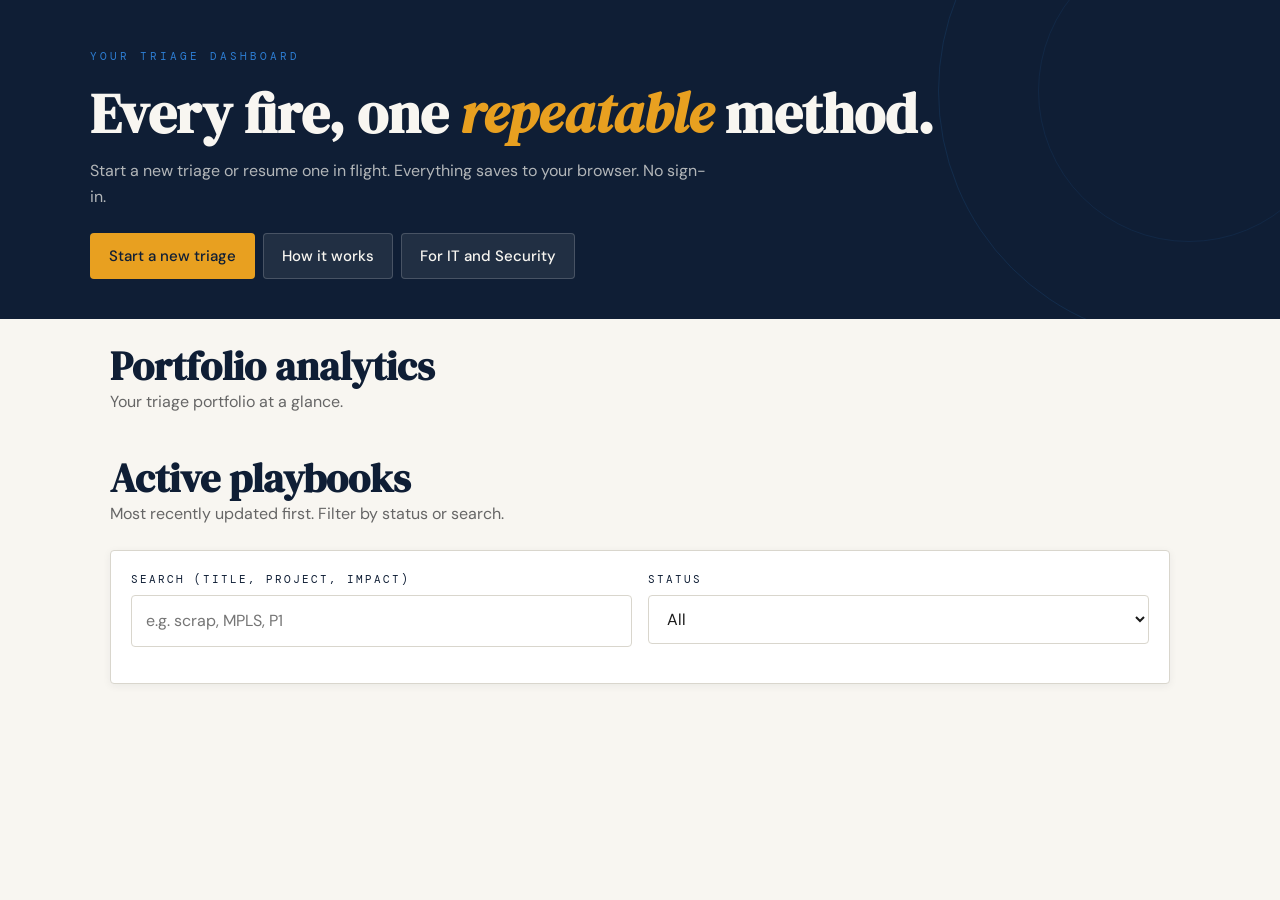
<file: index.html>
<!DOCTYPE html>
<html lang="en">
<head>
  <meta charset="UTF-8" />
  <meta name="viewport" content="width=device-width, initial-scale=1, viewport-fit=cover" />
  <meta name="theme-color" content="#0f1e35" />
  <title>Triage Playbook - World-class operational triage and stability</title>
  <meta name="description" content="Guide any operator through a 10-step triage, containment, root cause, action plan, governance, monitoring, and effectiveness verification." />
  <link rel="manifest" href="/manifest.webmanifest" />
  <link rel="icon" href="/assets/icon.svg" type="image/svg+xml" />
  <link href="https://fonts.googleapis.com/css2?family=DM+Serif+Display:ital@0;1&family=DM+Sans:wght@300;400;500;600&family=DM+Mono:wght@400;500&display=swap" rel="stylesheet" />
  <link rel="stylesheet" href="/assets/css/styles.css" />
  <script src="/assets/js/config.js"></script>
</head>
<body>
  <section class="hero">
    <div class="hero-inner">
      <div class="label">Your triage dashboard</div>
      <h1>Every fire, one <em>repeatable</em> method.</h1>
      <p class="subtitle">Start a new triage or resume one in flight. Everything saves to your browser. No sign-in.</p>
      <div class="flex gap-1 flex-wrap" style="margin-top:24px">
        <button id="new-btn" class="btn btn-gold">Start a new triage</button>
        <a href="playbook.html" class="btn btn-ghost" style="background:rgba(248,246,241,0.08); color:var(--white); border-color:rgba(248,246,241,0.18)">How it works</a>
        <a href="security.html" class="btn btn-ghost" style="background:rgba(248,246,241,0.08); color:var(--white); border-color:rgba(248,246,241,0.18)">For IT and Security</a>
      </div>
    </div>
  </section>

  <div class="container">
    <h2>Portfolio analytics</h2>
    <p class="text-muted mb-2">Your triage portfolio at a glance.</p>
    <div id="kpi-row" class="card-grid" style="margin-bottom:24px"></div>

    <h2>Active playbooks</h2>
    <p class="text-muted mb-3">Most recently updated first. Filter by status or search.</p>
    <div class="card" style="margin-bottom:14px">
      <div class="two-col">
        <div class="field"><label for="filter-q">Search (title, project, impact)</label><input id="filter-q" class="input" placeholder="e.g. scrap, MPLS, P1" /></div>
        <div class="field"><label for="filter-status">Status</label>
          <select id="filter-status" class="select">
            <option value="">All</option>
            <option value="active">Active</option>
            <option value="verifying">Verifying</option>
            <option value="closed">Closed</option>
            <option value="reopened">Re-opened</option>
          </select>
        </div>
      </div>
    </div>
    <div id="pb-list" class="card-grid"></div>
    <div id="empty" class="card hidden text-center">
      <h3>No triages yet</h3>
      <p class="text-muted mb-2">The first time something breaks, start a triage. You will thank yourself 30 days later.</p>
      <button id="empty-new" class="btn btn-accent">Start your first triage</button>
    </div>
  </div>

<!-- New-triage modal -->
<dialog id="new-dialog" style="border:none;border-radius:8px;padding:0;max-width:92vw;width:460px">
  <form method="dialog" style="padding:24px">
    <h3>Start a new triage</h3>
    <p class="text-muted text-sm mb-2">You can edit everything later. Capture the essentials now.</p>
    <div class="field">
      <label for="t-title">What broke? (short title)</label>
      <input id="t-title" class="input" required maxlength="140" placeholder="Scrap spike on Line 3" />
    </div>
    <div class="two-col">
      <div class="field">
        <label for="t-sev">Severity</label>
        <select id="t-sev" class="select">
          <option value="P1">P1 - major impact, all hands</option>
          <option value="P2" selected>P2 - significant impact</option>
          <option value="P3">P3 - moderate</option>
          <option value="P4">P4 - minor</option>
        </select>
      </div>
      <div class="field">
        <label for="t-impact">Impact (optional)</label>
        <input id="t-impact" class="input" placeholder="$120K exposure / 8hr outage" />
      </div>
    </div>
    <div class="flex gap-1" style="justify-content:flex-end;margin-top:12px">
      <button type="button" id="cancel-new" class="btn btn-ghost">Cancel</button>
      <button type="submit" id="confirm-new" class="btn btn-primary">Create and go to Step 1</button>
    </div>
  </form>
</dialog>

<script type="module">
import { toast, renderTopNav, setActivePlaybookId, escapeHtml, fmtDateTime, confirmAction } from '/assets/js/core.js';
import { createPlaybook, listPlaybooks, deletePlaybook, exportPlaybookAsUrl } from '/assets/js/data.js';

let ALL_ROWS = [];

function renderKpis(rows) {
  const host = document.getElementById('kpi-row');
  const open = rows.filter(r => r.status !== 'closed').length;
  const closed = rows.filter(r => r.status === 'closed');
  const mttrHours = closed.map(r => (new Date(r.closed_at || r.updated_at) - new Date(r.created_at)) / 36e5).filter(h => h > 0);
  const avgMttr = mttrHours.length ? (mttrHours.reduce((a,b)=>a+b,0) / mttrHours.length).toFixed(1) : null;
  const p1p2 = rows.filter(r => (r.severity === 'P1' || r.severity === 'P2') && r.status !== 'closed').length;
  const reopened = rows.filter(r => r.status === 'reopened').length;
  host.innerHTML = `
    <div class="card"><div class="label">Open</div><h3 style="font-size:36px;margin-top:8px">${open}</h3><p class="text-xs text-muted">${p1p2} are P1 or P2</p></div>
    <div class="card"><div class="label">Closed</div><h3 style="font-size:36px;margin-top:8px">${closed.length}</h3><p class="text-xs text-muted">${reopened} re-opened for loop-back</p></div>
    <div class="card"><div class="label">Avg MTTR</div><h3 style="font-size:36px;margin-top:8px">${avgMttr ? avgMttr + 'h' : '—'}</h3><p class="text-xs text-muted">Mean time from open to close</p></div>
  `;
}

function statusBadge(s) {
  const map = { active: 'gold', verifying: 'blue', closed: 'green', reopened: 'red' };
  return `<span class="badge badge-${map[s] || 'gray'}">${s}</span>`;
}
function sevBadge(s) {
  const map = { P1: 'red', P2: 'gold', P3: 'blue', P4: 'gray' };
  return s ? `<span class="badge badge-${map[s]}">${s}</span>` : '';
}

function renderRow(r) {
  const el = document.createElement('div');
  el.className = 'card';
  el.innerHTML = `
    <div class="flex" style="justify-content:space-between;gap:8px;align-items:flex-start">
      <h3 style="flex:1;word-break:break-word">${escapeHtml(r.title)}</h3>
      <div class="flex gap-1">${sevBadge(r.severity)} ${statusBadge(r.status)}</div>
    </div>
    <div class="meta">Updated ${fmtDateTime(r.updated_at)}</div>
    ${r.impact_summary ? `<p class="text-sm" style="margin-bottom:12px">${escapeHtml(r.impact_summary)}</p>` : ''}
    <div class="flex gap-1 flex-wrap">
      <a class="btn btn-accent btn-sm" href="start.html?pid=${r.id}">Resume</a>
      <a class="btn btn-ghost btn-sm" href="summary.html?pid=${r.id}">Summary</a>
      <button class="btn btn-ghost btn-sm" data-share="${r.id}">Share link</button>
      <button class="btn btn-danger btn-sm" data-del="${r.id}">Delete</button>
    </div>
  `;
  el.querySelector('[data-share]').addEventListener('click', async () => {
    try {
      const url = await exportPlaybookAsUrl(r.id);
      await navigator.clipboard.writeText(url);
      toast('Share link copied. Paste to Julia or Greg.', 'ok');
    } catch (e) { toast('Share failed: ' + e.message, 'err'); }
  });
  el.querySelector('[data-del]').addEventListener('click', async () => {
    if (!confirmAction(`Delete "${r.title}"? This cannot be undone.`)) return;
    try { await deletePlaybook(r.id); toast('Deleted', 'ok'); loadList(); }
    catch (e) { toast('Delete failed: ' + e.message, 'err'); }
  });
  return el;
}

function applyFilters() {
  const q = (document.getElementById('filter-q').value || '').toLowerCase();
  const s = document.getElementById('filter-status').value || '';
  let rows = ALL_ROWS;
  if (q) rows = rows.filter(r => ((r.title || '') + ' ' + (r.project_code||'') + ' ' + (r.impact_summary||'') + ' ' + (r.severity||'')).toLowerCase().includes(q));
  if (s) rows = rows.filter(r => r.status === s);
  const host = document.getElementById('pb-list');
  const empty = document.getElementById('empty');
  host.innerHTML = '';
  if (!rows.length) { empty.classList.remove('hidden'); return; } else empty.classList.add('hidden');
  for (const r of rows) host.appendChild(renderRow(r));
}

async function loadList() {
  const host = document.getElementById('pb-list');
  host.innerHTML = '<div class="skeleton" style="height:120px"></div>';
  try {
    ALL_ROWS = await listPlaybooks();
    renderKpis(ALL_ROWS);
    if (!ALL_ROWS.length) {
      host.innerHTML = '';
      document.getElementById('empty').classList.remove('hidden');
      return;
    }
    document.getElementById('empty').classList.add('hidden');
    applyFilters();
    const qi = document.getElementById('filter-q'); const si = document.getElementById('filter-status');
    if (qi && !qi.dataset.bound) { qi.dataset.bound = '1'; qi.addEventListener('input', applyFilters); }
    if (si && !si.dataset.bound) { si.dataset.bound = '1'; si.addEventListener('change', applyFilters); }
  } catch (e) { host.innerHTML = ''; toast('Load failed: ' + e.message, 'err'); }
}

function bindNew() {
  const dlg = document.getElementById('new-dialog');
  const open = () => { if (typeof dlg.showModal === 'function') dlg.showModal(); else dlg.setAttribute('open', ''); };
  document.getElementById('new-btn').addEventListener('click', open);
  document.getElementById('empty-new').addEventListener('click', open);
  document.getElementById('cancel-new').addEventListener('click', (e) => { e.preventDefault(); dlg.close(); });
  document.getElementById('confirm-new').addEventListener('click', async (e) => {
    e.preventDefault();
    const title = document.getElementById('t-title').value.trim();
    if (!title) { toast('Title required', 'err'); return; }
    const severity = document.getElementById('t-sev').value;
    const impact_summary = document.getElementById('t-impact').value.trim();
    try {
      const pb = await createPlaybook({ title, severity, impact_summary });
      setActivePlaybookId(pb.id);
      location.href = `start.html?pid=${pb.id}`;
    } catch (err) { toast('Create failed: ' + err.message, 'err'); }
  });
}

async function boot() {
  await renderTopNav();
  await loadList();
  bindNew();
}
boot();
</script>
</body>
</html>
</file>
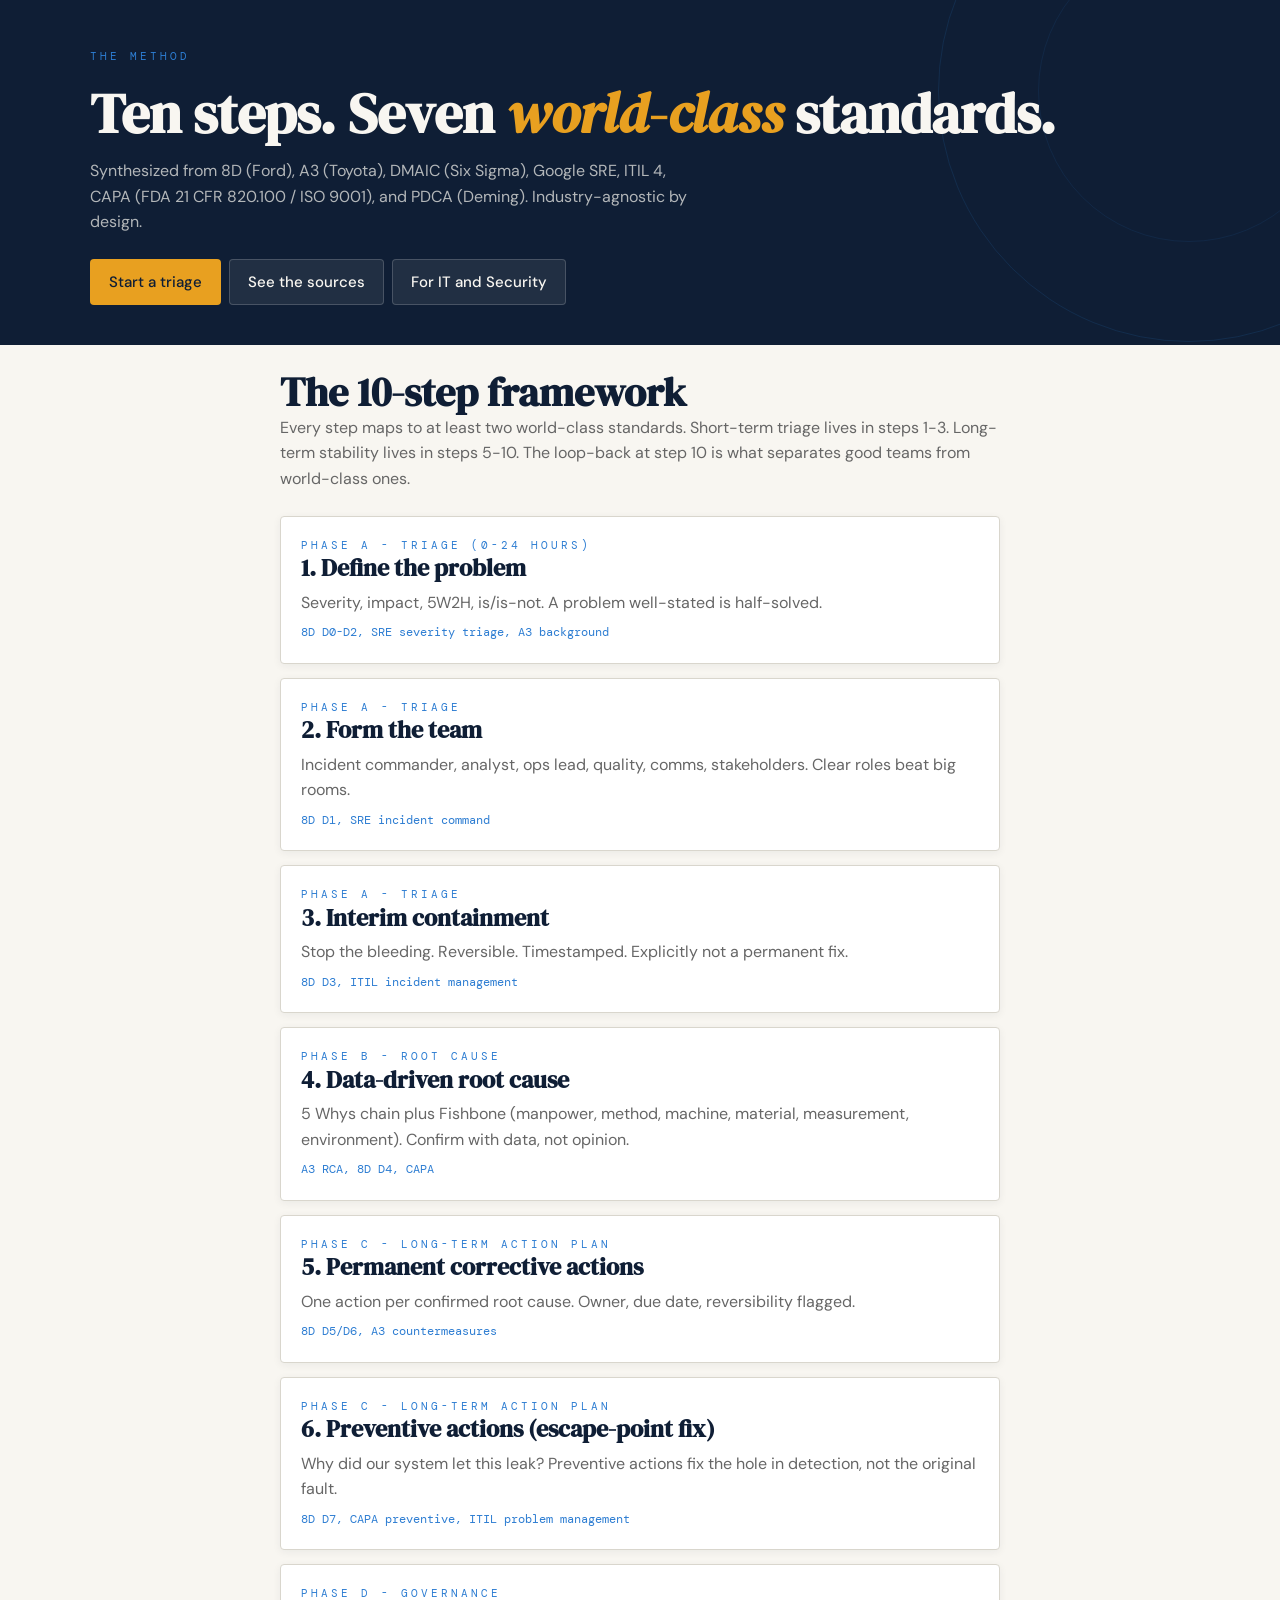
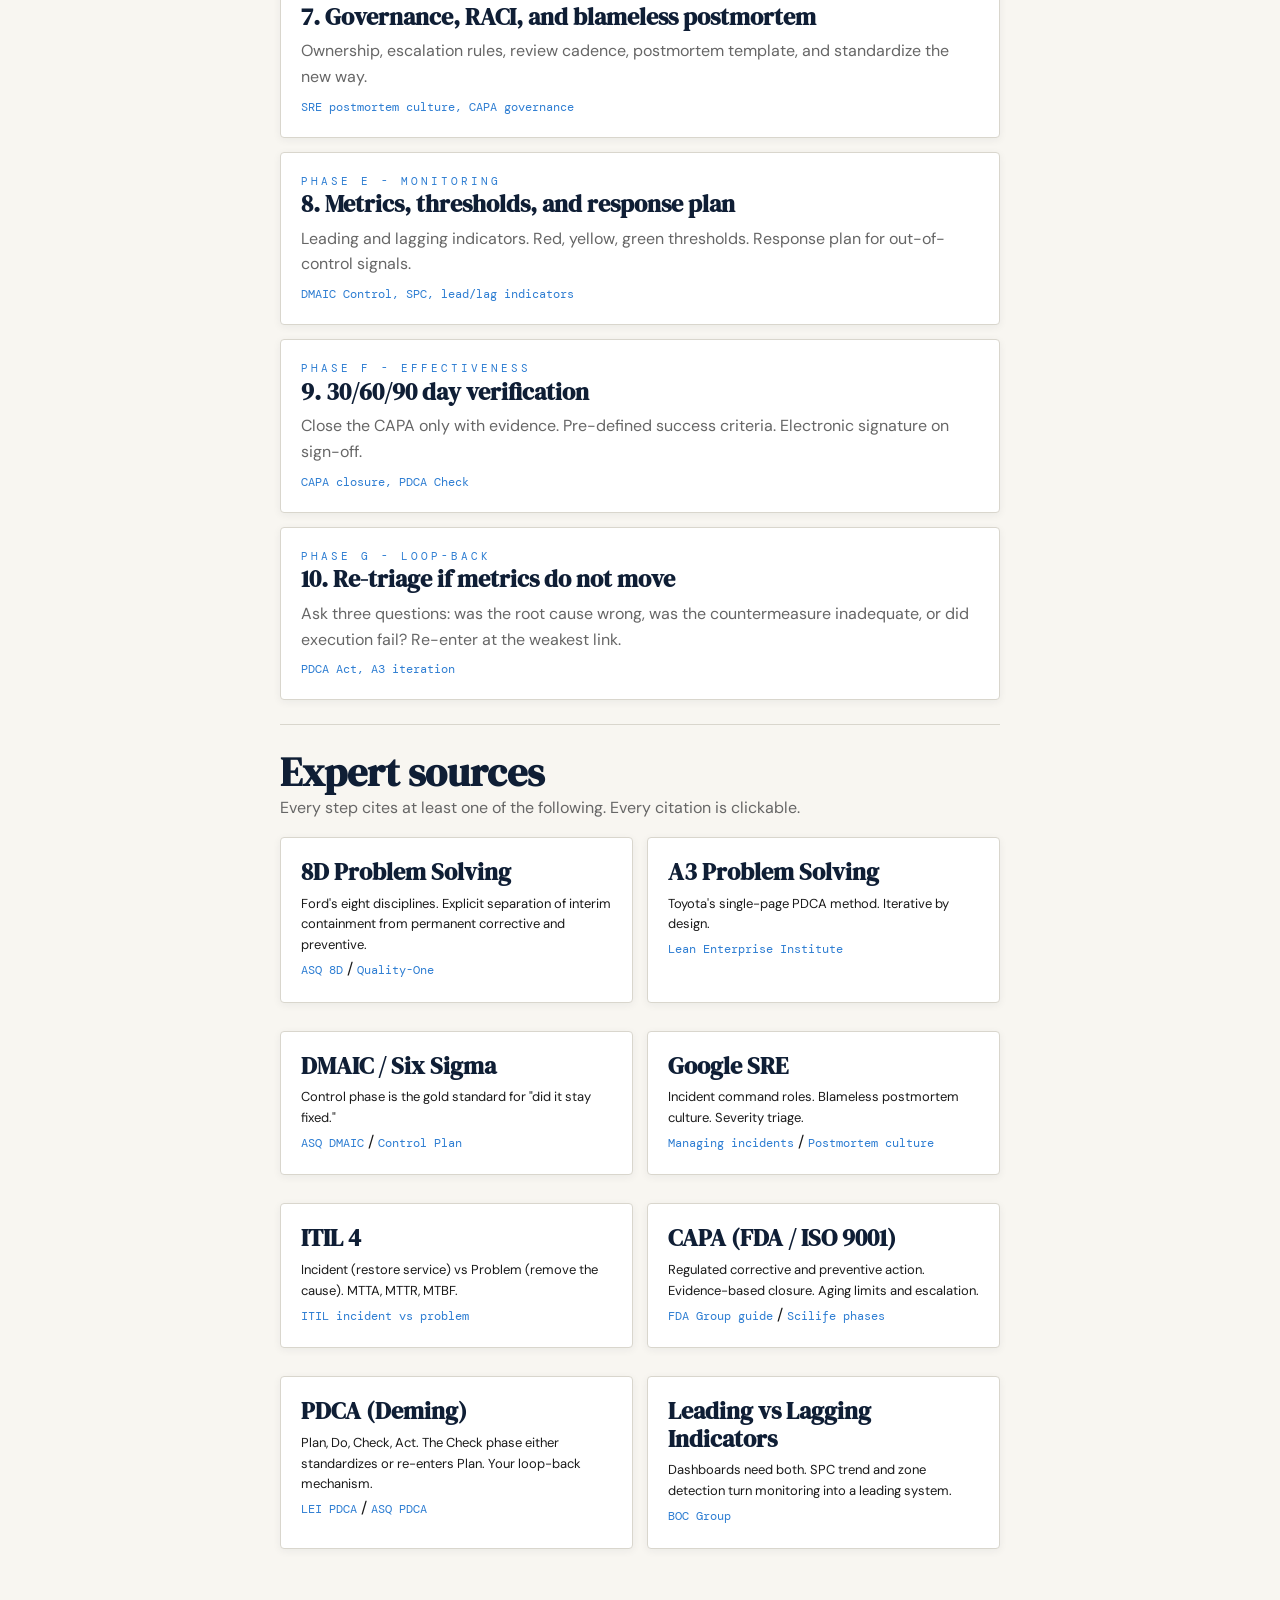
<file: playbook.html>
<!DOCTYPE html>
<html lang="en">
<head>
  <meta charset="UTF-8" />
  <meta name="viewport" content="width=device-width, initial-scale=1, viewport-fit=cover" />
  <meta name="theme-color" content="#0f1e35" />
  <title>The Method - Triage Playbook</title>
  <link rel="manifest" href="/manifest.webmanifest" />
  <link href="https://fonts.googleapis.com/css2?family=DM+Serif+Display:ital@0;1&family=DM+Sans:wght@300;400;500;600&family=DM+Mono:wght@400;500&display=swap" rel="stylesheet" />
  <link rel="stylesheet" href="/assets/css/styles.css" />
  <script src="/assets/js/config.js"></script>
</head>
<body>
<section class="hero">
  <div class="hero-inner">
    <div class="label">The method</div>
    <h1>Ten steps. Seven <em>world-class</em> standards.</h1>
    <p class="subtitle">Synthesized from 8D (Ford), A3 (Toyota), DMAIC (Six Sigma), Google SRE, ITIL 4, CAPA (FDA 21 CFR 820.100 / ISO 9001), and PDCA (Deming). Industry-agnostic by design.</p>
    <div class="flex gap-1 flex-wrap" style="margin-top:20px">
      <a href="index.html" class="btn btn-gold">Start a triage</a>
      <a href="#sources" class="btn btn-ghost" style="background:rgba(248,246,241,0.08); color:var(--white); border-color:rgba(248,246,241,0.18)">See the sources</a>
      <a href="security.html" class="btn btn-ghost" style="background:rgba(248,246,241,0.08); color:var(--white); border-color:rgba(248,246,241,0.18)">For IT and Security</a>
    </div>
  </div>
</section>

<div class="container-narrow">
  <h2 id="framework">The 10-step framework</h2>
  <p class="text-muted mb-3">Every step maps to at least two world-class standards. Short-term triage lives in steps 1-3. Long-term stability lives in steps 5-10. The loop-back at step 10 is what separates good teams from world-class ones.</p>

  <div class="card">
    <div class="label">Phase A - Triage (0-24 hours)</div>
    <h3>1. Define the problem</h3>
    <p class="text-muted">Severity, impact, 5W2H, is/is-not. A problem well-stated is half-solved.</p>
    <p class="text-xs mono" style="color:var(--accent);margin-top:8px">8D D0-D2, SRE severity triage, A3 background</p>
  </div>
  <div class="card">
    <div class="label">Phase A - Triage</div>
    <h3>2. Form the team</h3>
    <p class="text-muted">Incident commander, analyst, ops lead, quality, comms, stakeholders. Clear roles beat big rooms.</p>
    <p class="text-xs mono" style="color:var(--accent);margin-top:8px">8D D1, SRE incident command</p>
  </div>
  <div class="card">
    <div class="label">Phase A - Triage</div>
    <h3>3. Interim containment</h3>
    <p class="text-muted">Stop the bleeding. Reversible. Timestamped. Explicitly not a permanent fix.</p>
    <p class="text-xs mono" style="color:var(--accent);margin-top:8px">8D D3, ITIL incident management</p>
  </div>
  <div class="card">
    <div class="label">Phase B - Root cause</div>
    <h3>4. Data-driven root cause</h3>
    <p class="text-muted">5 Whys chain plus Fishbone (manpower, method, machine, material, measurement, environment). Confirm with data, not opinion.</p>
    <p class="text-xs mono" style="color:var(--accent);margin-top:8px">A3 RCA, 8D D4, CAPA</p>
  </div>
  <div class="card">
    <div class="label">Phase C - Long-term action plan</div>
    <h3>5. Permanent corrective actions</h3>
    <p class="text-muted">One action per confirmed root cause. Owner, due date, reversibility flagged.</p>
    <p class="text-xs mono" style="color:var(--accent);margin-top:8px">8D D5/D6, A3 countermeasures</p>
  </div>
  <div class="card">
    <div class="label">Phase C - Long-term action plan</div>
    <h3>6. Preventive actions (escape-point fix)</h3>
    <p class="text-muted">Why did our system let this leak? Preventive actions fix the hole in detection, not the original fault.</p>
    <p class="text-xs mono" style="color:var(--accent);margin-top:8px">8D D7, CAPA preventive, ITIL problem management</p>
  </div>
  <div class="card">
    <div class="label">Phase D - Governance</div>
    <h3>7. Governance, RACI, and blameless postmortem</h3>
    <p class="text-muted">Ownership, escalation rules, review cadence, postmortem template, and standardize the new way.</p>
    <p class="text-xs mono" style="color:var(--accent);margin-top:8px">SRE postmortem culture, CAPA governance</p>
  </div>
  <div class="card">
    <div class="label">Phase E - Monitoring</div>
    <h3>8. Metrics, thresholds, and response plan</h3>
    <p class="text-muted">Leading and lagging indicators. Red, yellow, green thresholds. Response plan for out-of-control signals.</p>
    <p class="text-xs mono" style="color:var(--accent);margin-top:8px">DMAIC Control, SPC, lead/lag indicators</p>
  </div>
  <div class="card">
    <div class="label">Phase F - Effectiveness</div>
    <h3>9. 30/60/90 day verification</h3>
    <p class="text-muted">Close the CAPA only with evidence. Pre-defined success criteria. Electronic signature on sign-off.</p>
    <p class="text-xs mono" style="color:var(--accent);margin-top:8px">CAPA closure, PDCA Check</p>
  </div>
  <div class="card">
    <div class="label">Phase G - Loop-back</div>
    <h3>10. Re-triage if metrics do not move</h3>
    <p class="text-muted">Ask three questions: was the root cause wrong, was the countermeasure inadequate, or did execution fail? Re-enter at the weakest link.</p>
    <p class="text-xs mono" style="color:var(--accent);margin-top:8px">PDCA Act, A3 iteration</p>
  </div>

  <hr class="divider" />
  <h2 id="sources">Expert sources</h2>
  <p class="text-muted mb-2">Every step cites at least one of the following. Every citation is clickable.</p>
  <div class="card-grid">
    <div class="card"><h3>8D Problem Solving</h3><p class="text-sm">Ford's eight disciplines. Explicit separation of interim containment from permanent corrective and preventive.</p><a class="mono text-xs" target="_blank" rel="noopener" href="https://asq.org/quality-resources/eight-disciplines-8d">ASQ 8D</a> / <a class="mono text-xs" target="_blank" rel="noopener" href="https://quality-one.com/8d/">Quality-One</a></div>
    <div class="card"><h3>A3 Problem Solving</h3><p class="text-sm">Toyota's single-page PDCA method. Iterative by design.</p><a class="mono text-xs" target="_blank" rel="noopener" href="https://www.lean.org/lexicon-terms/a3-report/">Lean Enterprise Institute</a></div>
    <div class="card"><h3>DMAIC / Six Sigma</h3><p class="text-sm">Control phase is the gold standard for "did it stay fixed."</p><a class="mono text-xs" target="_blank" rel="noopener" href="https://asq.org/quality-resources/dmaic">ASQ DMAIC</a> / <a class="mono text-xs" target="_blank" rel="noopener" href="https://sixsigmadsi.com/what-is-a-six-sigma-control-plan/">Control Plan</a></div>
    <div class="card"><h3>Google SRE</h3><p class="text-sm">Incident command roles. Blameless postmortem culture. Severity triage.</p><a class="mono text-xs" target="_blank" rel="noopener" href="https://sre.google/sre-book/managing-incidents/">Managing incidents</a> / <a class="mono text-xs" target="_blank" rel="noopener" href="https://sre.google/workbook/postmortem-culture/">Postmortem culture</a></div>
    <div class="card"><h3>ITIL 4</h3><p class="text-sm">Incident (restore service) vs Problem (remove the cause). MTTA, MTTR, MTBF.</p><a class="mono text-xs" target="_blank" rel="noopener" href="https://www.itil.org.uk/blog/incident-management-vs-problem-management">ITIL incident vs problem</a></div>
    <div class="card"><h3>CAPA (FDA / ISO 9001)</h3><p class="text-sm">Regulated corrective and preventive action. Evidence-based closure. Aging limits and escalation.</p><a class="mono text-xs" target="_blank" rel="noopener" href="https://www.thefdagroup.com/blog/definitive-guide-to-capa">FDA Group guide</a> / <a class="mono text-xs" target="_blank" rel="noopener" href="https://www.scilife.io/blog/corrective-and-preventive-actions-phases">Scilife phases</a></div>
    <div class="card"><h3>PDCA (Deming)</h3><p class="text-sm">Plan, Do, Check, Act. The Check phase either standardizes or re-enters Plan. Your loop-back mechanism.</p><a class="mono text-xs" target="_blank" rel="noopener" href="https://www.lean.org/lexicon-terms/pdca/">LEI PDCA</a> / <a class="mono text-xs" target="_blank" rel="noopener" href="https://asq.org/quality-resources/pdca-cycle">ASQ PDCA</a></div>
    <div class="card"><h3>Leading vs Lagging Indicators</h3><p class="text-sm">Dashboards need both. SPC trend and zone detection turn monitoring into a leading system.</p><a class="mono text-xs" target="_blank" rel="noopener" href="https://www.boc-group.com/en/blog/bpm/leading-and-lagging-indicators-in-process-performance/">BOC Group</a></div>
  </div>
</div>

<script type="module">
import { renderTopNav } from '/assets/js/core.js';
renderTopNav();
</script>
</body>
</html>
</file>
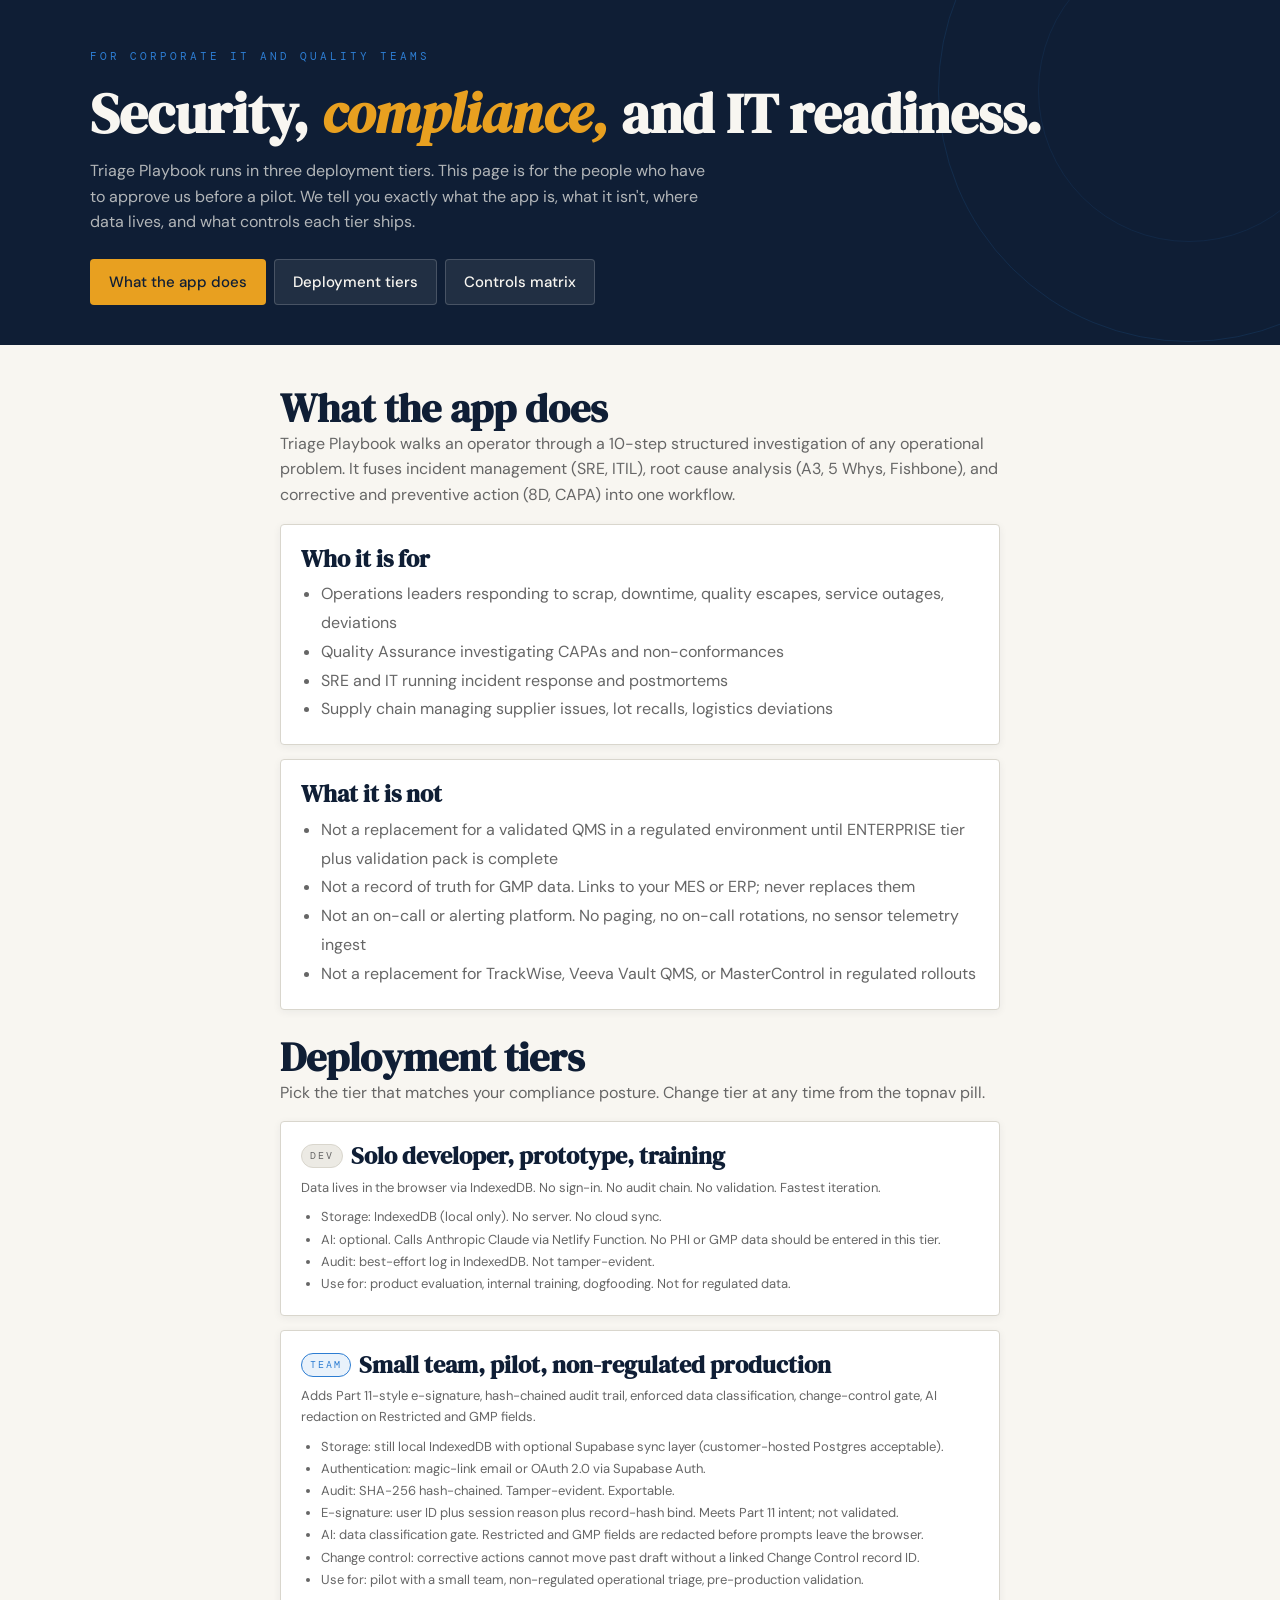
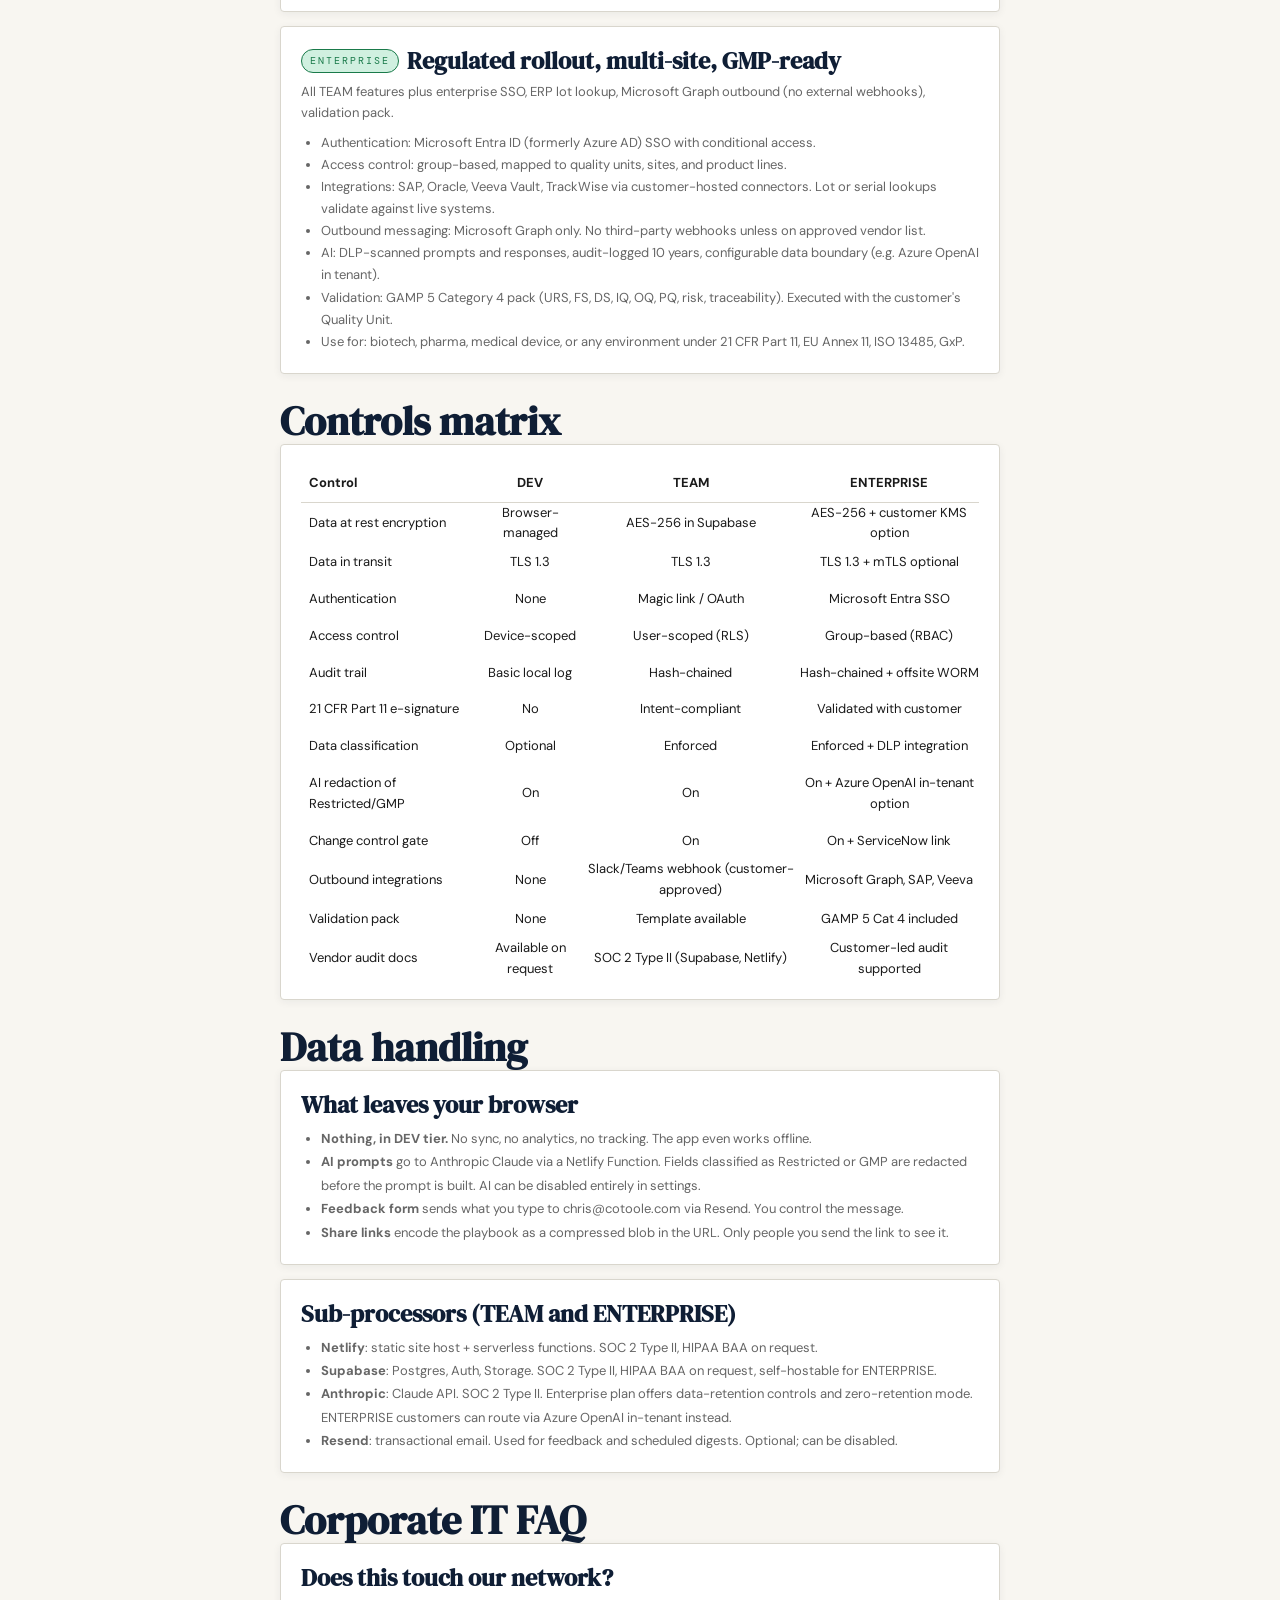
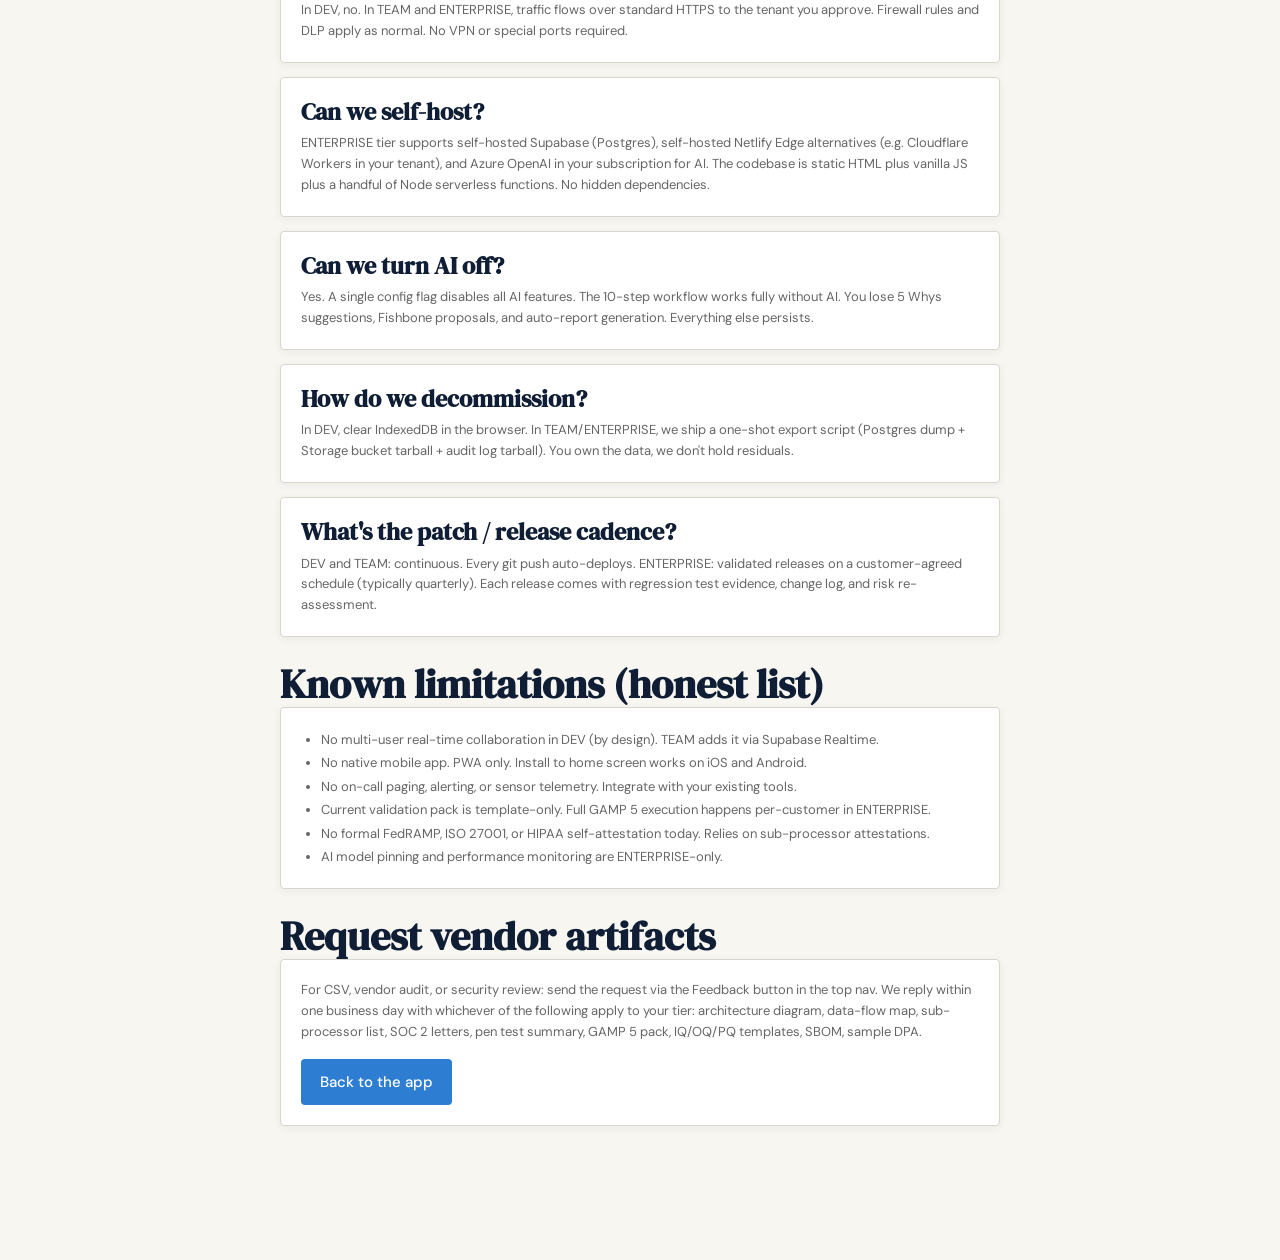
<file: security.html>
<!DOCTYPE html>
<html lang="en">
<head>
  <meta charset="UTF-8" />
  <meta name="viewport" content="width=device-width, initial-scale=1, viewport-fit=cover" />
  <meta name="theme-color" content="#0f1e35" />
  <title>Security, IT, and Compliance - Triage Playbook</title>
  <meta name="description" content="For corporate IT, Security, and Quality teams evaluating Triage Playbook. Deployment tiers, data handling, compliance readiness, vendor artifacts." />
  <link rel="manifest" href="/manifest.webmanifest" />
  <link rel="icon" href="/assets/icon.svg" type="image/svg+xml" />
  <link href="https://fonts.googleapis.com/css2?family=DM+Serif+Display:ital@0;1&family=DM+Sans:wght@300;400;500;600&family=DM+Mono:wght@400;500&display=swap" rel="stylesheet" />
  <link rel="stylesheet" href="/assets/css/styles.css" />
  <script src="/assets/js/config.js"></script>
</head>
<body>
<section class="hero">
  <div class="hero-inner">
    <div class="label">For corporate IT and quality teams</div>
    <h1>Security, <em>compliance,</em> and IT readiness.</h1>
    <p class="subtitle">Triage Playbook runs in three deployment tiers. This page is for the people who have to approve us before a pilot. We tell you exactly what the app is, what it isn't, where data lives, and what controls each tier ships.</p>
    <div class="flex gap-1 flex-wrap" style="margin-top:20px">
      <a href="#what" class="btn btn-gold">What the app does</a>
      <a href="#tiers" class="btn btn-ghost" style="background:rgba(248,246,241,0.08); color:var(--white); border-color:rgba(248,246,241,0.18)">Deployment tiers</a>
      <a href="#controls" class="btn btn-ghost" style="background:rgba(248,246,241,0.08); color:var(--white); border-color:rgba(248,246,241,0.18)">Controls matrix</a>
    </div>
  </div>
</section>

<div class="container-narrow">
  <h2 id="what" class="mt-2">What the app does</h2>
  <p class="text-muted mb-2">Triage Playbook walks an operator through a 10-step structured investigation of any operational problem. It fuses incident management (SRE, ITIL), root cause analysis (A3, 5 Whys, Fishbone), and corrective and preventive action (8D, CAPA) into one workflow.</p>
  <div class="card">
    <h3>Who it is for</h3>
    <ul style="padding-left:20px;color:var(--muted);line-height:1.8">
      <li>Operations leaders responding to scrap, downtime, quality escapes, service outages, deviations</li>
      <li>Quality Assurance investigating CAPAs and non-conformances</li>
      <li>SRE and IT running incident response and postmortems</li>
      <li>Supply chain managing supplier issues, lot recalls, logistics deviations</li>
    </ul>
  </div>
  <div class="card">
    <h3>What it is not</h3>
    <ul style="padding-left:20px;color:var(--muted);line-height:1.8">
      <li>Not a replacement for a validated QMS in a regulated environment until ENTERPRISE tier plus validation pack is complete</li>
      <li>Not a record of truth for GMP data. Links to your MES or ERP; never replaces them</li>
      <li>Not an on-call or alerting platform. No paging, no on-call rotations, no sensor telemetry ingest</li>
      <li>Not a replacement for TrackWise, Veeva Vault QMS, or MasterControl in regulated rollouts</li>
    </ul>
  </div>

  <h2 id="tiers" class="mt-3">Deployment tiers</h2>
  <p class="text-muted mb-2">Pick the tier that matches your compliance posture. Change tier at any time from the topnav pill.</p>
  <div class="card">
    <div class="flex gap-1" style="align-items:center;margin-bottom:8px"><span class="badge badge-gray">DEV</span><h3 style="margin:0">Solo developer, prototype, training</h3></div>
    <p class="text-sm text-muted mb-1">Data lives in the browser via IndexedDB. No sign-in. No audit chain. No validation. Fastest iteration.</p>
    <ul class="text-sm text-muted" style="padding-left:20px;line-height:1.7">
      <li>Storage: IndexedDB (local only). No server. No cloud sync.</li>
      <li>AI: optional. Calls Anthropic Claude via Netlify Function. No PHI or GMP data should be entered in this tier.</li>
      <li>Audit: best-effort log in IndexedDB. Not tamper-evident.</li>
      <li>Use for: product evaluation, internal training, dogfooding. Not for regulated data.</li>
    </ul>
  </div>
  <div class="card">
    <div class="flex gap-1" style="align-items:center;margin-bottom:8px"><span class="badge badge-blue">TEAM</span><h3 style="margin:0">Small team, pilot, non-regulated production</h3></div>
    <p class="text-sm text-muted mb-1">Adds Part 11-style e-signature, hash-chained audit trail, enforced data classification, change-control gate, AI redaction on Restricted and GMP fields.</p>
    <ul class="text-sm text-muted" style="padding-left:20px;line-height:1.7">
      <li>Storage: still local IndexedDB with optional Supabase sync layer (customer-hosted Postgres acceptable).</li>
      <li>Authentication: magic-link email or OAuth 2.0 via Supabase Auth.</li>
      <li>Audit: SHA-256 hash-chained. Tamper-evident. Exportable.</li>
      <li>E-signature: user ID plus session reason plus record-hash bind. Meets Part 11 intent; not validated.</li>
      <li>AI: data classification gate. Restricted and GMP fields are redacted before prompts leave the browser.</li>
      <li>Change control: corrective actions cannot move past draft without a linked Change Control record ID.</li>
      <li>Use for: pilot with a small team, non-regulated operational triage, pre-production validation.</li>
    </ul>
  </div>
  <div class="card">
    <div class="flex gap-1" style="align-items:center;margin-bottom:8px"><span class="badge badge-green">ENTERPRISE</span><h3 style="margin:0">Regulated rollout, multi-site, GMP-ready</h3></div>
    <p class="text-sm text-muted mb-1">All TEAM features plus enterprise SSO, ERP lot lookup, Microsoft Graph outbound (no external webhooks), validation pack.</p>
    <ul class="text-sm text-muted" style="padding-left:20px;line-height:1.7">
      <li>Authentication: Microsoft Entra ID (formerly Azure AD) SSO with conditional access.</li>
      <li>Access control: group-based, mapped to quality units, sites, and product lines.</li>
      <li>Integrations: SAP, Oracle, Veeva Vault, TrackWise via customer-hosted connectors. Lot or serial lookups validate against live systems.</li>
      <li>Outbound messaging: Microsoft Graph only. No third-party webhooks unless on approved vendor list.</li>
      <li>AI: DLP-scanned prompts and responses, audit-logged 10 years, configurable data boundary (e.g. Azure OpenAI in tenant).</li>
      <li>Validation: GAMP 5 Category 4 pack (URS, FS, DS, IQ, OQ, PQ, risk, traceability). Executed with the customer's Quality Unit.</li>
      <li>Use for: biotech, pharma, medical device, or any environment under 21 CFR Part 11, EU Annex 11, ISO 13485, GxP.</li>
    </ul>
  </div>

  <h2 id="controls" class="mt-3">Controls matrix</h2>
  <div class="card" style="overflow-x:auto">
    <table class="text-sm" style="width:100%;border-collapse:collapse">
      <thead>
        <tr style="border-bottom:1px solid var(--border)">
          <th style="text-align:left;padding:8px">Control</th>
          <th style="padding:8px">DEV</th>
          <th style="padding:8px">TEAM</th>
          <th style="padding:8px">ENTERPRISE</th>
        </tr>
      </thead>
      <tbody>
        <tr><td style="padding:8px">Data at rest encryption</td><td style="text-align:center">Browser-managed</td><td style="text-align:center">AES-256 in Supabase</td><td style="text-align:center">AES-256 + customer KMS option</td></tr>
        <tr><td style="padding:8px">Data in transit</td><td style="text-align:center">TLS 1.3</td><td style="text-align:center">TLS 1.3</td><td style="text-align:center">TLS 1.3 + mTLS optional</td></tr>
        <tr><td style="padding:8px">Authentication</td><td style="text-align:center">None</td><td style="text-align:center">Magic link / OAuth</td><td style="text-align:center">Microsoft Entra SSO</td></tr>
        <tr><td style="padding:8px">Access control</td><td style="text-align:center">Device-scoped</td><td style="text-align:center">User-scoped (RLS)</td><td style="text-align:center">Group-based (RBAC)</td></tr>
        <tr><td style="padding:8px">Audit trail</td><td style="text-align:center">Basic local log</td><td style="text-align:center">Hash-chained</td><td style="text-align:center">Hash-chained + offsite WORM</td></tr>
        <tr><td style="padding:8px">21 CFR Part 11 e-signature</td><td style="text-align:center">No</td><td style="text-align:center">Intent-compliant</td><td style="text-align:center">Validated with customer</td></tr>
        <tr><td style="padding:8px">Data classification</td><td style="text-align:center">Optional</td><td style="text-align:center">Enforced</td><td style="text-align:center">Enforced + DLP integration</td></tr>
        <tr><td style="padding:8px">AI redaction of Restricted/GMP</td><td style="text-align:center">On</td><td style="text-align:center">On</td><td style="text-align:center">On + Azure OpenAI in-tenant option</td></tr>
        <tr><td style="padding:8px">Change control gate</td><td style="text-align:center">Off</td><td style="text-align:center">On</td><td style="text-align:center">On + ServiceNow link</td></tr>
        <tr><td style="padding:8px">Outbound integrations</td><td style="text-align:center">None</td><td style="text-align:center">Slack/Teams webhook (customer-approved)</td><td style="text-align:center">Microsoft Graph, SAP, Veeva</td></tr>
        <tr><td style="padding:8px">Validation pack</td><td style="text-align:center">None</td><td style="text-align:center">Template available</td><td style="text-align:center">GAMP 5 Cat 4 included</td></tr>
        <tr><td style="padding:8px">Vendor audit docs</td><td style="text-align:center">Available on request</td><td style="text-align:center">SOC 2 Type II (Supabase, Netlify)</td><td style="text-align:center">Customer-led audit supported</td></tr>
      </tbody>
    </table>
  </div>

  <h2 class="mt-3">Data handling</h2>
  <div class="card">
    <h3>What leaves your browser</h3>
    <ul class="text-sm text-muted" style="padding-left:20px;line-height:1.8">
      <li><b>Nothing, in DEV tier.</b> No sync, no analytics, no tracking. The app even works offline.</li>
      <li><b>AI prompts</b> go to Anthropic Claude via a Netlify Function. Fields classified as Restricted or GMP are redacted before the prompt is built. AI can be disabled entirely in settings.</li>
      <li><b>Feedback form</b> sends what you type to chris@cotoole.com via Resend. You control the message.</li>
      <li><b>Share links</b> encode the playbook as a compressed blob in the URL. Only people you send the link to see it.</li>
    </ul>
  </div>
  <div class="card">
    <h3>Sub-processors (TEAM and ENTERPRISE)</h3>
    <ul class="text-sm text-muted" style="padding-left:20px;line-height:1.8">
      <li><b>Netlify</b>: static site host + serverless functions. SOC 2 Type II, HIPAA BAA on request.</li>
      <li><b>Supabase</b>: Postgres, Auth, Storage. SOC 2 Type II, HIPAA BAA on request, self-hostable for ENTERPRISE.</li>
      <li><b>Anthropic</b>: Claude API. SOC 2 Type II. Enterprise plan offers data-retention controls and zero-retention mode. ENTERPRISE customers can route via Azure OpenAI in-tenant instead.</li>
      <li><b>Resend</b>: transactional email. Used for feedback and scheduled digests. Optional; can be disabled.</li>
    </ul>
  </div>

  <h2 class="mt-3">Corporate IT FAQ</h2>
  <div class="card">
    <h3>Does this touch our network?</h3>
    <p class="text-sm text-muted">In DEV, no. In TEAM and ENTERPRISE, traffic flows over standard HTTPS to the tenant you approve. Firewall rules and DLP apply as normal. No VPN or special ports required.</p>
  </div>
  <div class="card">
    <h3>Can we self-host?</h3>
    <p class="text-sm text-muted">ENTERPRISE tier supports self-hosted Supabase (Postgres), self-hosted Netlify Edge alternatives (e.g. Cloudflare Workers in your tenant), and Azure OpenAI in your subscription for AI. The codebase is static HTML plus vanilla JS plus a handful of Node serverless functions. No hidden dependencies.</p>
  </div>
  <div class="card">
    <h3>Can we turn AI off?</h3>
    <p class="text-sm text-muted">Yes. A single config flag disables all AI features. The 10-step workflow works fully without AI. You lose 5 Whys suggestions, Fishbone proposals, and auto-report generation. Everything else persists.</p>
  </div>
  <div class="card">
    <h3>How do we decommission?</h3>
    <p class="text-sm text-muted">In DEV, clear IndexedDB in the browser. In TEAM/ENTERPRISE, we ship a one-shot export script (Postgres dump + Storage bucket tarball + audit log tarball). You own the data, we don't hold residuals.</p>
  </div>
  <div class="card">
    <h3>What's the patch / release cadence?</h3>
    <p class="text-sm text-muted">DEV and TEAM: continuous. Every git push auto-deploys. ENTERPRISE: validated releases on a customer-agreed schedule (typically quarterly). Each release comes with regression test evidence, change log, and risk re-assessment.</p>
  </div>

  <h2 class="mt-3">Known limitations (honest list)</h2>
  <div class="card">
    <ul class="text-sm text-muted" style="padding-left:20px;line-height:1.8">
      <li>No multi-user real-time collaboration in DEV (by design). TEAM adds it via Supabase Realtime.</li>
      <li>No native mobile app. PWA only. Install to home screen works on iOS and Android.</li>
      <li>No on-call paging, alerting, or sensor telemetry. Integrate with your existing tools.</li>
      <li>Current validation pack is template-only. Full GAMP 5 execution happens per-customer in ENTERPRISE.</li>
      <li>No formal FedRAMP, ISO 27001, or HIPAA self-attestation today. Relies on sub-processor attestations.</li>
      <li>AI model pinning and performance monitoring are ENTERPRISE-only.</li>
    </ul>
  </div>

  <h2 class="mt-3">Request vendor artifacts</h2>
  <div class="card">
    <p class="text-sm text-muted mb-2">For CSV, vendor audit, or security review: send the request via the Feedback button in the top nav. We reply within one business day with whichever of the following apply to your tier: architecture diagram, data-flow map, sub-processor list, SOC 2 letters, pen test summary, GAMP 5 pack, IQ/OQ/PQ templates, SBOM, sample DPA.</p>
    <a class="btn btn-accent" href="index.html">Back to the app</a>
  </div>
</div>

<script type="module">
import { renderTopNav } from '/assets/js/core.js';
renderTopNav();
</script>
</body>
</html>
</file>
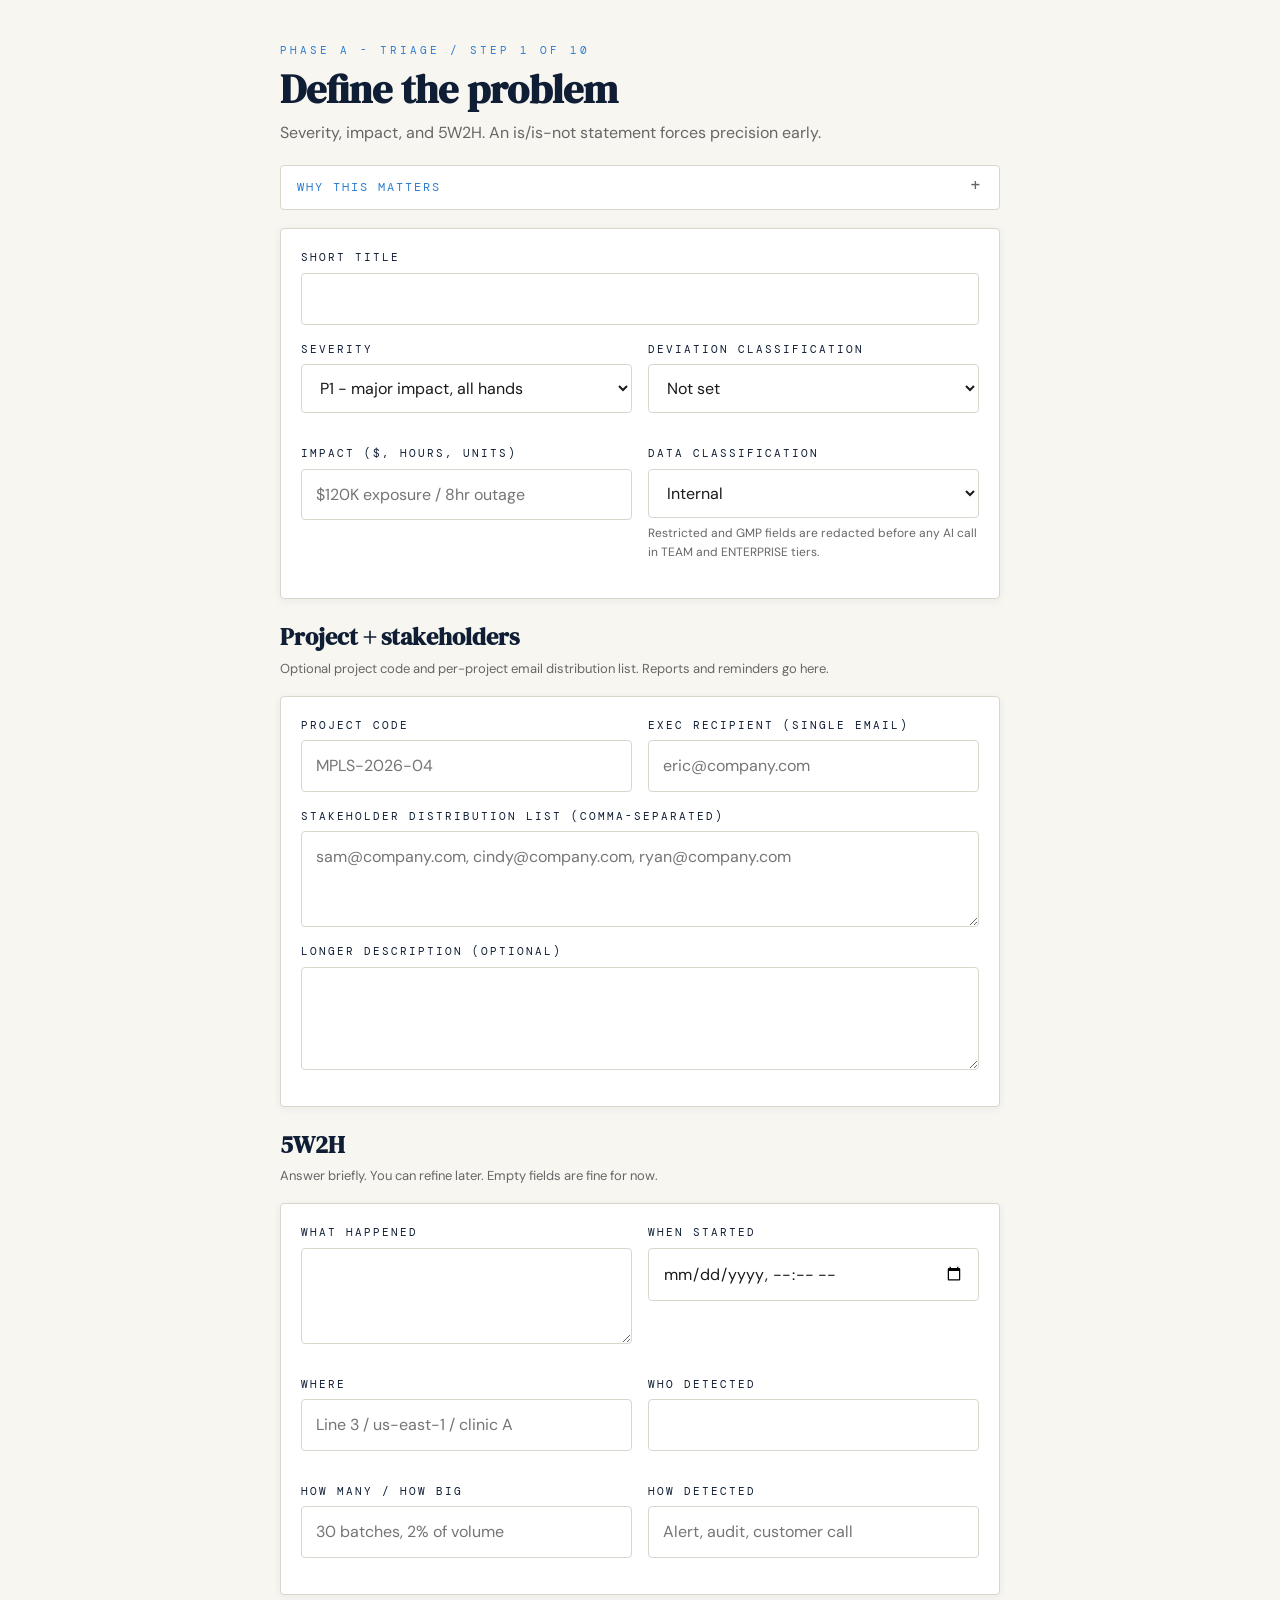
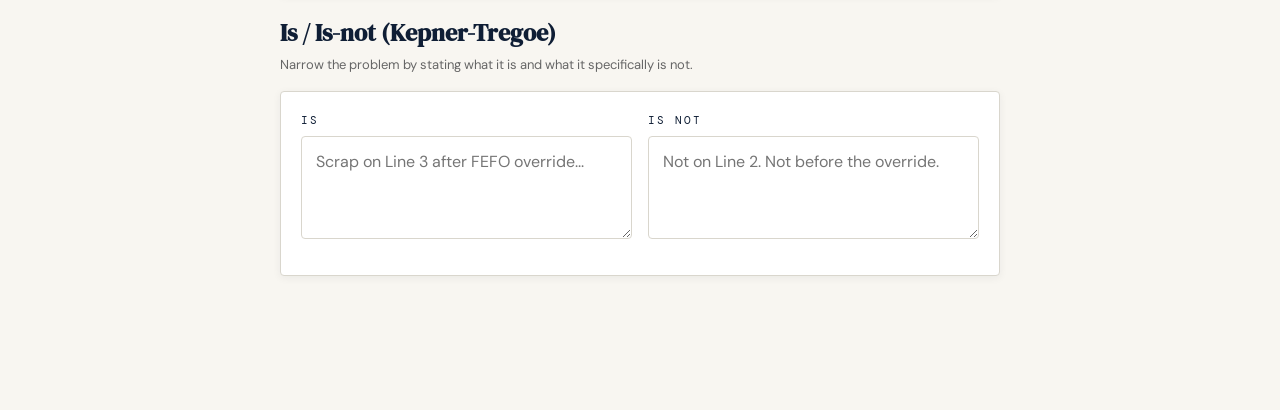
<file: start.html>
<!DOCTYPE html>
<html lang="en">
<head>
  <meta charset="UTF-8" />
  <meta name="viewport" content="width=device-width, initial-scale=1, viewport-fit=cover" />
  <meta name="theme-color" content="#0f1e35" />
  <title>Step 1 - Define the problem</title>
  <link rel="manifest" href="/manifest.webmanifest" />
  <link href="https://fonts.googleapis.com/css2?family=DM+Serif+Display:ital@0;1&family=DM+Sans:wght@300;400;500;600&family=DM+Mono:wght@400;500&display=swap" rel="stylesheet" />
  <link rel="stylesheet" href="/assets/css/styles.css" />
  <script src="/assets/js/config.js"></script>
</head>
<body>
<div class="container-narrow">
  <div class="step-header">
    <div class="eyebrow">Phase A - Triage / Step 1 of 10</div>
    <h1>Define the problem</h1>
    <p>Severity, impact, and 5W2H. An is/is-not statement forces precision early.</p>
  </div>

  <details class="why">
    <summary>Why this matters</summary>
    <div class="why-body">
      A problem well-stated is half-solved. 8D starts with problem definition (D0-D2) for a reason: teams that skip this step debate symptoms for hours. The is/is-not framing from Kepner-Tregoe is used by Google SRE for severity triage.
      <br /><a href="https://asq.org/quality-resources/eight-disciplines-8d" target="_blank" rel="noopener">Source: ASQ 8D</a>
    </div>
  </details>

  <form id="form">
    <div class="card">
      <div class="field">
        <label for="title">Short title</label>
        <input id="title" class="input" required maxlength="140" />
      </div>
      <div class="two-col">
        <div class="field">
          <label for="severity">Severity</label>
          <select id="severity" class="select">
            <option value="P1">P1 - major impact, all hands</option>
            <option value="P2">P2 - significant impact</option>
            <option value="P3">P3 - moderate</option>
            <option value="P4">P4 - minor</option>
          </select>
        </div>
        <div class="field">
          <label for="deviation_class">Deviation classification</label>
          <select id="deviation_class" class="select">
            <option value="">Not set</option>
            <option value="minor">Minor</option>
            <option value="major">Major</option>
            <option value="critical">Critical (escalate)</option>
          </select>
        </div>
        <div class="field">
          <label for="impact_summary">Impact ($, hours, units)</label>
          <input id="impact_summary" class="input" placeholder="$120K exposure / 8hr outage" />
        </div>
        <div class="field">
          <label for="data_classification">Data classification</label>
          <select id="data_classification" class="select">
            <option value="internal">Internal</option>
            <option value="public">Public</option>
            <option value="confidential">Confidential</option>
            <option value="restricted">Restricted (PII, IP)</option>
            <option value="gmp">GMP / GxP</option>
          </select>
          <span class="hint">Restricted and GMP fields are redacted before any AI call in TEAM and ENTERPRISE tiers.</span>
        </div>
      </div>
    </div>

    <h3 class="mt-3 mb-1">Project + stakeholders</h3>
    <p class="text-sm text-muted mb-2">Optional project code and per-project email distribution list. Reports and reminders go here.</p>
    <div class="card">
      <div class="two-col">
        <div class="field"><label for="project_code">Project code</label><input id="project_code" class="input" placeholder="MPLS-2026-04" /></div>
        <div class="field"><label for="exec_recipient">Exec recipient (single email)</label><input id="exec_recipient" type="email" class="input" placeholder="eric@company.com" /></div>
      </div>
      <div class="field">
        <label for="stakeholder_emails">Stakeholder distribution list (comma-separated)</label>
        <textarea id="stakeholder_emails" class="textarea" rows="2" placeholder="sam@company.com, cindy@company.com, ryan@company.com"></textarea>
      </div>
      <div class="field">
        <label for="description">Longer description (optional)</label>
        <textarea id="description" class="textarea" rows="3"></textarea>
      </div>
    </div>

    <h3 class="mt-3 mb-1">5W2H</h3>
    <p class="text-sm text-muted mb-2">Answer briefly. You can refine later. Empty fields are fine for now.</p>
    <div class="card">
      <div class="two-col">
        <div class="field"><label for="what">What happened</label><textarea id="what" class="textarea" rows="2"></textarea></div>
        <div class="field"><label for="when_started">When started</label><input id="when_started" type="datetime-local" class="input" /></div>
        <div class="field"><label for="where_location">Where</label><input id="where_location" class="input" placeholder="Line 3 / us-east-1 / clinic A" /></div>
        <div class="field"><label for="who_detected">Who detected</label><input id="who_detected" class="input" /></div>
        <div class="field"><label for="how_many">How many / how big</label><input id="how_many" class="input" placeholder="30 batches, 2% of volume" /></div>
        <div class="field"><label for="how_detected">How detected</label><input id="how_detected" class="input" placeholder="Alert, audit, customer call" /></div>
      </div>
    </div>

    <h3 class="mt-3 mb-1">Is / Is-not (Kepner-Tregoe)</h3>
    <p class="text-sm text-muted mb-2">Narrow the problem by stating what it is and what it specifically is not.</p>
    <div class="card">
      <div class="two-col">
        <div class="field"><label for="is_statement">Is</label><textarea id="is_statement" class="textarea" rows="3" placeholder="Scrap on Line 3 after FEFO override..."></textarea></div>
        <div class="field"><label for="is_not_statement">Is not</label><textarea id="is_not_statement" class="textarea" rows="3" placeholder="Not on Line 2. Not before the override."></textarea></div>
      </div>
    </div>
  </form>
</div>

<script type="module">
import { supabase, requireAuth, renderTopNav, getActivePlaybookId, setActivePlaybookId, renderProgress, renderWizardNav, toast } from '/assets/js/core.js';
import { getPlaybook, updatePlaybook, createPlaybook } from '/assets/js/data.js';

async function boot() {
  await requireAuth(); await renderTopNav();
  renderProgress(1);

  let pid = getActivePlaybookId();
  let pb;
  if (pid) { try { pb = await getPlaybook(pid); } catch { pid = null; } }
  if (!pid) {
    const title = prompt('Short title for this triage?') || 'Untitled triage';
    pb = await createPlaybook({ title, severity: 'P2' });
    pid = pb.id; setActivePlaybookId(pid);
    history.replaceState({}, '', `start.html?pid=${pid}`);
  }

  // Populate
  const f = document.getElementById('form');
  const set = (id, v) => { const el = f.querySelector('#' + id); if (el && v != null) el.value = v; };
  set('title', pb.title); set('severity', pb.severity || 'P2'); set('impact_summary', pb.impact_summary);
  set('what', pb.what);
  if (pb.when_started) { try { set('when_started', new Date(pb.when_started).toISOString().slice(0,16)); } catch {} }
  set('where_location', pb.where_location); set('who_detected', pb.who_detected);
  set('how_many', pb.how_many); set('how_detected', pb.how_detected);
  set('is_statement', pb.is_statement); set('is_not_statement', pb.is_not_statement);
  set('project_code', pb.project_code); set('exec_recipient', pb.exec_recipient);
  set('stakeholder_emails', pb.stakeholder_emails); set('description', pb.description);
  set('data_classification', pb.data_classification || 'internal');
  set('deviation_class', pb.deviation_class || '');

  const save = async () => {
    const title = f.querySelector('#title').value.trim();
    if (!title) throw new Error('Title required');
    const val = (id) => f.querySelector('#' + id).value.trim() || null;
    const whenVal = f.querySelector('#when_started').value;
    await updatePlaybook(pid, {
      title, severity: val('severity'), impact_summary: val('impact_summary'),
      what: val('what'),
      when_started: whenVal ? new Date(whenVal).toISOString() : null,
      where_location: val('where_location'), who_detected: val('who_detected'),
      how_many: val('how_many'), how_detected: val('how_detected'),
      is_statement: val('is_statement'), is_not_statement: val('is_not_statement'),
      project_code: val('project_code'), exec_recipient: val('exec_recipient'),
      stakeholder_emails: val('stakeholder_emails'), description: val('description'),
      data_classification: val('data_classification') || 'internal',
      deviation_class: val('deviation_class')
    });
  };

  // Save on Next click and on manual Save
  renderWizardNav(1, { onSave: save });
  document.getElementById('tp-next')?.addEventListener('click', async (e) => {
    e.preventDefault();
    try { await save(); location.href = e.currentTarget.getAttribute('href'); } catch (err) { toast(err.message || 'Save failed', 'err'); }
  });

  // Autosave every 20s
  setInterval(() => { save().catch(() => {}); }, 20000);
}
boot();
</script>
</body>
</html>
</file>
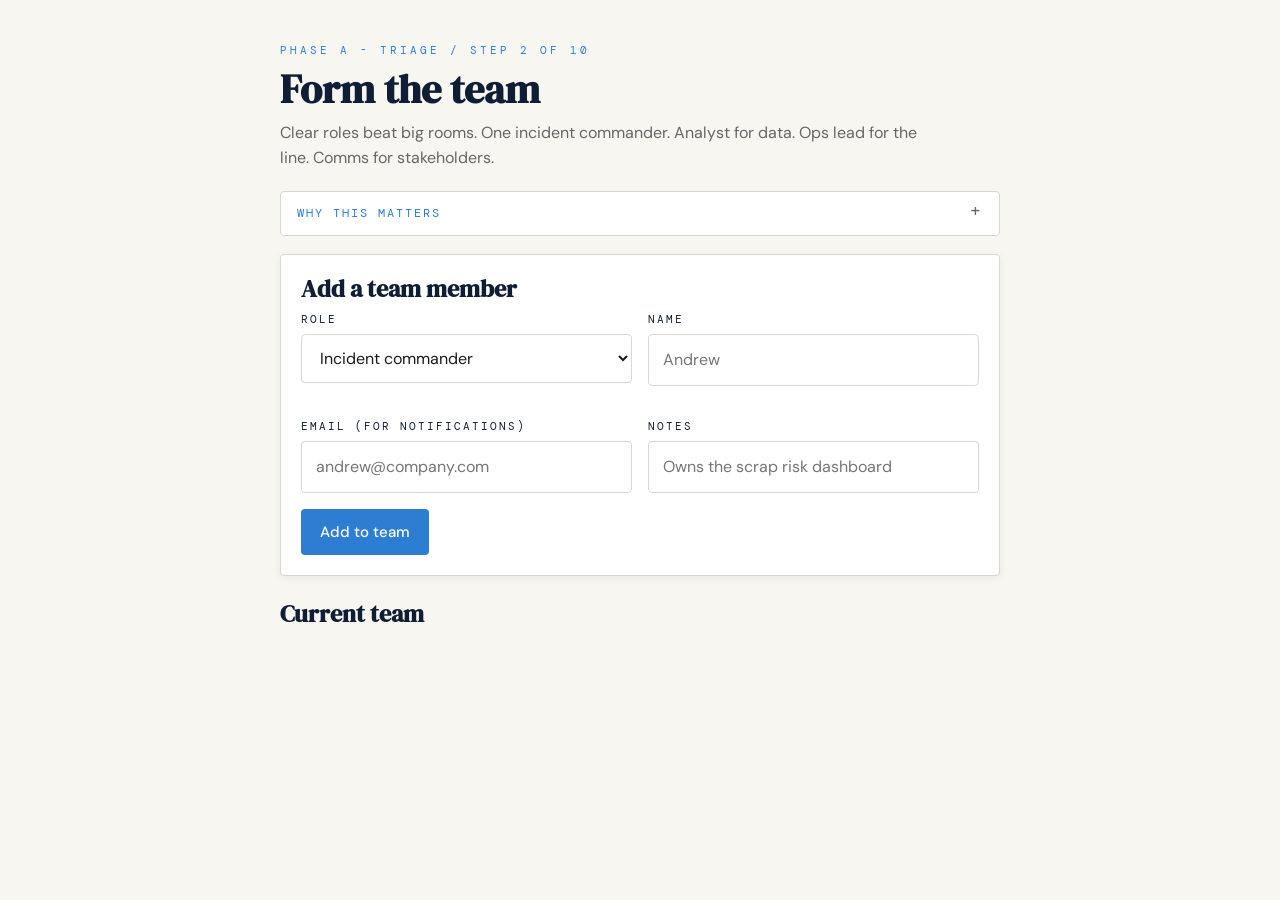
<file: step-2-team.html>
<!DOCTYPE html>
<html lang="en">
<head>
  <meta charset="UTF-8" />
  <meta name="viewport" content="width=device-width, initial-scale=1, viewport-fit=cover" />
  <meta name="theme-color" content="#0f1e35" />
  <title>Step 2 - Form the team</title>
  <link rel="manifest" href="/manifest.webmanifest" />
  <link href="https://fonts.googleapis.com/css2?family=DM+Serif+Display:ital@0;1&family=DM+Sans:wght@300;400;500;600&family=DM+Mono:wght@400;500&display=swap" rel="stylesheet" />
  <link rel="stylesheet" href="/assets/css/styles.css" />
  <script src="/assets/js/config.js"></script>
</head>
<body>
<div class="container-narrow">
  <div class="step-header">
    <div class="eyebrow">Phase A - Triage / Step 2 of 10</div>
    <h1>Form the team</h1>
    <p>Clear roles beat big rooms. One incident commander. Analyst for data. Ops lead for the line. Comms for stakeholders.</p>
  </div>

  <details class="why">
    <summary>Why this matters</summary>
    <div class="why-body">
      Google SRE uses an explicit incident command structure. 8D D1 requires a cross-functional team. The biggest mistake is combining roles: the incident commander should not also be the hands-on-keyboard analyst.
      <br /><a href="https://sre.google/sre-book/managing-incidents/" target="_blank" rel="noopener">Source: Google SRE - Managing incidents</a>
    </div>
  </details>

  <div class="card">
    <h3>Add a team member</h3>
    <div class="two-col">
      <div class="field">
        <label for="role">Role</label>
        <select id="role" class="select">
          <option value="incident_commander">Incident commander</option>
          <option value="analyst">Analyst (data, RCA)</option>
          <option value="ops_lead">Ops lead</option>
          <option value="quality">Quality</option>
          <option value="comms">Comms / stakeholder liaison</option>
          <option value="stakeholder">Stakeholder (exec, customer)</option>
          <option value="other">Other</option>
        </select>
      </div>
      <div class="field">
        <label for="name">Name</label>
        <input id="name" class="input" placeholder="Andrew" />
      </div>
      <div class="field">
        <label for="email">Email (for notifications)</label>
        <input id="email" class="input" type="email" placeholder="andrew@company.com" />
      </div>
      <div class="field">
        <label for="notes">Notes</label>
        <input id="notes" class="input" placeholder="Owns the scrap risk dashboard" />
      </div>
    </div>
    <button id="add" class="btn btn-accent">Add to team</button>
  </div>

  <h3 class="mt-3 mb-1">Current team</h3>
  <div id="list"></div>
</div>

<script type="module">
import { supabase, requireAuth, renderTopNav, getActivePlaybookId, renderProgress, renderWizardNav, toast, escapeHtml, confirmAction } from '/assets/js/core.js';
import { listTeam, addTeam, deleteTeam } from '/assets/js/data.js';

async function boot() {
  await requireAuth(); await renderTopNav(); renderProgress(2);
  const pid = getActivePlaybookId();
  if (!pid) { location.href = 'index.html'; return; }

  const listEl = document.getElementById('list');
  async function refresh() {
    const rows = await listTeam(pid);
    if (!rows.length) { listEl.innerHTML = '<p class="text-muted text-sm">No team members yet.</p>'; return; }
    listEl.innerHTML = '';
    for (const r of rows) {
      const el = document.createElement('div');
      el.className = 'row';
      el.innerHTML = `
        <div class="row-body">
          <div class="row-title">${escapeHtml(r.name)} <span class="badge badge-blue">${r.role.replace(/_/g,' ')}</span></div>
          <div class="row-meta">${escapeHtml(r.email || '')}${r.notes ? ' - ' + escapeHtml(r.notes) : ''}</div>
        </div>
        <button class="btn btn-danger btn-sm" data-id="${r.id}">Remove</button>
      `;
      el.querySelector('button').addEventListener('click', async () => {
        if (!confirmAction('Remove ' + r.name + '?')) return;
        await deleteTeam(r.id, pid); refresh();
      });
      listEl.appendChild(el);
    }
  }

  document.getElementById('add').addEventListener('click', async () => {
    const role = document.getElementById('role').value;
    const name = document.getElementById('name').value.trim();
    if (!name) { toast('Name required', 'err'); return; }
    const email = document.getElementById('email').value.trim() || null;
    const notes = document.getElementById('notes').value.trim() || null;
    try {
      await addTeam(pid, { role, name, email, notes });
      document.getElementById('name').value = '';
      document.getElementById('email').value = '';
      document.getElementById('notes').value = '';
      toast('Added', 'ok'); refresh();
    } catch (e) { toast(e.message, 'err'); }
  });

  renderWizardNav(2);
  refresh();
}
boot();
</script>
</body>
</html>
</file>
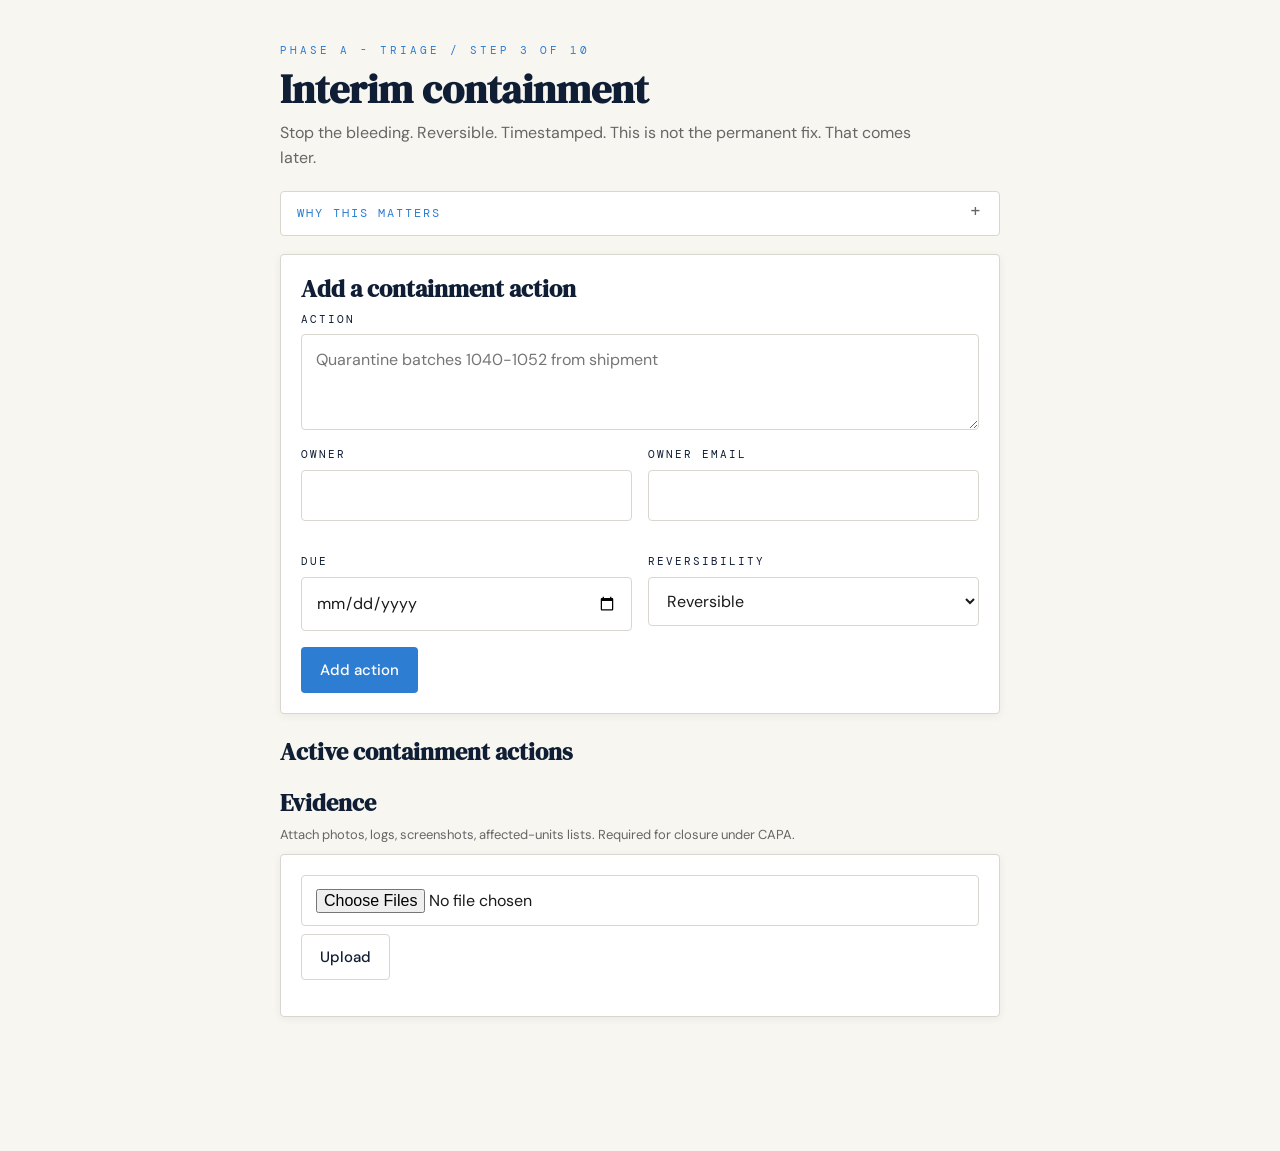
<file: step-3-containment.html>
<!DOCTYPE html>
<html lang="en">
<head>
  <meta charset="UTF-8" />
  <meta name="viewport" content="width=device-width, initial-scale=1, viewport-fit=cover" />
  <meta name="theme-color" content="#0f1e35" />
  <title>Step 3 - Interim containment</title>
  <link rel="manifest" href="/manifest.webmanifest" />
  <link href="https://fonts.googleapis.com/css2?family=DM+Serif+Display:ital@0;1&family=DM+Sans:wght@300;400;500;600&family=DM+Mono:wght@400;500&display=swap" rel="stylesheet" />
  <link rel="stylesheet" href="/assets/css/styles.css" />
  <script src="/assets/js/config.js"></script>
</head>
<body>
<div class="container-narrow">
  <div class="step-header">
    <div class="eyebrow">Phase A - Triage / Step 3 of 10</div>
    <h1>Interim containment</h1>
    <p>Stop the bleeding. Reversible. Timestamped. This is not the permanent fix. That comes later.</p>
  </div>

  <details class="why">
    <summary>Why this matters</summary>
    <div class="why-body">
      8D discipline D3 explicitly separates interim containment from permanent corrective action. Skipping this step means the symptom keeps damaging you while you investigate. Every containment action should be attributable, reversible, and time-bound.
      <br /><a href="https://asq.org/quality-resources/eight-disciplines-8d" target="_blank" rel="noopener">Source: ASQ 8D</a>
    </div>
  </details>

  <div class="card">
    <h3>Add a containment action</h3>
    <div class="field">
      <label for="description">Action</label>
      <textarea id="description" class="textarea" rows="2" placeholder="Quarantine batches 1040-1052 from shipment"></textarea>
    </div>
    <div class="two-col">
      <div class="field"><label for="owner_name">Owner</label><input id="owner_name" class="input" /></div>
      <div class="field"><label for="owner_email">Owner email</label><input id="owner_email" type="email" class="input" /></div>
      <div class="field"><label for="due_date">Due</label><input id="due_date" type="date" class="input" /></div>
      <div class="field">
        <label for="reversibility">Reversibility</label>
        <select id="reversibility" class="select">
          <option value="reversible">Reversible</option>
          <option value="irreversible">Irreversible (needs extra review)</option>
        </select>
      </div>
    </div>
    <button id="add" class="btn btn-accent">Add action</button>
  </div>

  <h3 class="mt-3 mb-1">Active containment actions</h3>
  <div id="list"></div>

  <h3 class="mt-3 mb-1">Evidence</h3>
  <p class="text-sm text-muted mb-1">Attach photos, logs, screenshots, affected-units lists. Required for closure under CAPA.</p>
  <div class="card">
    <input type="file" id="file" class="input" multiple />
    <button id="upload" class="btn btn-ghost mt-1">Upload</button>
    <div id="files" class="mt-2"></div>
  </div>
</div>

<script type="module">
import { requireAuth, renderTopNav, getActivePlaybookId, renderProgress, renderWizardNav, toast, escapeHtml, confirmAction, fmtDate } from '/assets/js/core.js';
import { listActions, addAction, updateAction, deleteAction, uploadAttachment, listAttachments, getAttachmentUrl, deleteAttachment } from '/assets/js/data.js';

async function boot() {
  await requireAuth(); await renderTopNav(); renderProgress(3);
  const pid = getActivePlaybookId();
  if (!pid) { location.href = 'index.html'; return; }

  const listEl = document.getElementById('list');
  async function refresh() {
    const rows = await listActions(pid, 'interim_containment');
    if (!rows.length) { listEl.innerHTML = '<p class="text-muted text-sm">No containment actions yet. Stop the bleeding first.</p>'; return; }
    listEl.innerHTML = '';
    for (const r of rows) {
      const el = document.createElement('div'); el.className = 'row';
      el.innerHTML = `
        <div class="row-body">
          <div class="row-title">${escapeHtml(r.description)}</div>
          <div class="row-meta">Owner: ${escapeHtml(r.owner_name || 'unassigned')} - Due: ${fmtDate(r.due_date)} - <span class="badge badge-${r.reversibility === 'irreversible' ? 'red' : 'gray'}">${r.reversibility || 'reversibility unset'}</span></div>
          <div class="mt-1">
            <select class="select" style="width:auto;display:inline-block;min-height:36px;padding:4px 8px" data-status>
              <option value="open"${r.status==='open'?' selected':''}>open</option>
              <option value="in_progress"${r.status==='in_progress'?' selected':''}>in progress</option>
              <option value="done"${r.status==='done'?' selected':''}>done</option>
              <option value="blocked"${r.status==='blocked'?' selected':''}>blocked</option>
            </select>
            <button class="btn btn-danger btn-sm" data-del>Remove</button>
          </div>
        </div>
      `;
      el.querySelector('[data-status]').addEventListener('change', async (e) => {
        try { await updateAction(r.id, { status: e.target.value, completed_at: e.target.value === 'done' ? new Date().toISOString() : null }, pid); toast('Updated', 'ok'); } catch (err) { toast(err.message, 'err'); }
      });
      el.querySelector('[data-del]').addEventListener('click', async () => {
        if (!confirmAction('Remove this containment action?')) return;
        await deleteAction(r.id, pid); refresh();
      });
      listEl.appendChild(el);
    }
  }

  document.getElementById('add').addEventListener('click', async () => {
    const description = document.getElementById('description').value.trim();
    if (!description) { toast('Action description required', 'err'); return; }
    try {
      await addAction(pid, {
        action_type: 'interim_containment',
        description,
        owner_name: document.getElementById('owner_name').value.trim() || null,
        owner_email: document.getElementById('owner_email').value.trim() || null,
        due_date: document.getElementById('due_date').value || null,
        reversibility: document.getElementById('reversibility').value,
        status: 'open'
      });
      document.getElementById('description').value = '';
      document.getElementById('owner_name').value = '';
      document.getElementById('owner_email').value = '';
      toast('Added', 'ok'); refresh();
    } catch (e) { toast(e.message, 'err'); }
  });

  // Attachments
  const filesEl = document.getElementById('files');
  async function refreshFiles() {
    const atts = await listAttachments(pid, 'containment');
    if (!atts.length) { filesEl.innerHTML = '<p class="text-muted text-sm">No evidence yet.</p>'; return; }
    filesEl.innerHTML = '';
    for (const a of atts) {
      const url = await getAttachmentUrl(a.file_path).catch(() => null);
      const el = document.createElement('div'); el.className = 'row';
      el.innerHTML = `<div class="row-body"><div class="row-title">${escapeHtml(a.file_name)}</div><div class="row-meta">${Math.round((a.size_bytes||0)/1024)} KB ${url ? '- <a href="'+url+'" target="_blank" rel="noopener">view</a>' : ''}</div></div><button class="btn btn-danger btn-sm">Delete</button>`;
      el.querySelector('button').addEventListener('click', async () => { if (!confirmAction('Delete this file?')) return; await deleteAttachment(a); refreshFiles(); });
      filesEl.appendChild(el);
    }
  }
  document.getElementById('upload').addEventListener('click', async () => {
    const files = document.getElementById('file').files;
    if (!files.length) { toast('Pick a file first', 'err'); return; }
    for (const f of files) {
      try { await uploadAttachment(pid, f, 'containment'); } catch (e) { toast('Upload failed: ' + e.message, 'err'); }
    }
    toast('Uploaded', 'ok'); document.getElementById('file').value = ''; refreshFiles();
  });

  renderWizardNav(3);
  refresh(); refreshFiles();
}
boot();
</script>
</body>
</html>
</file>
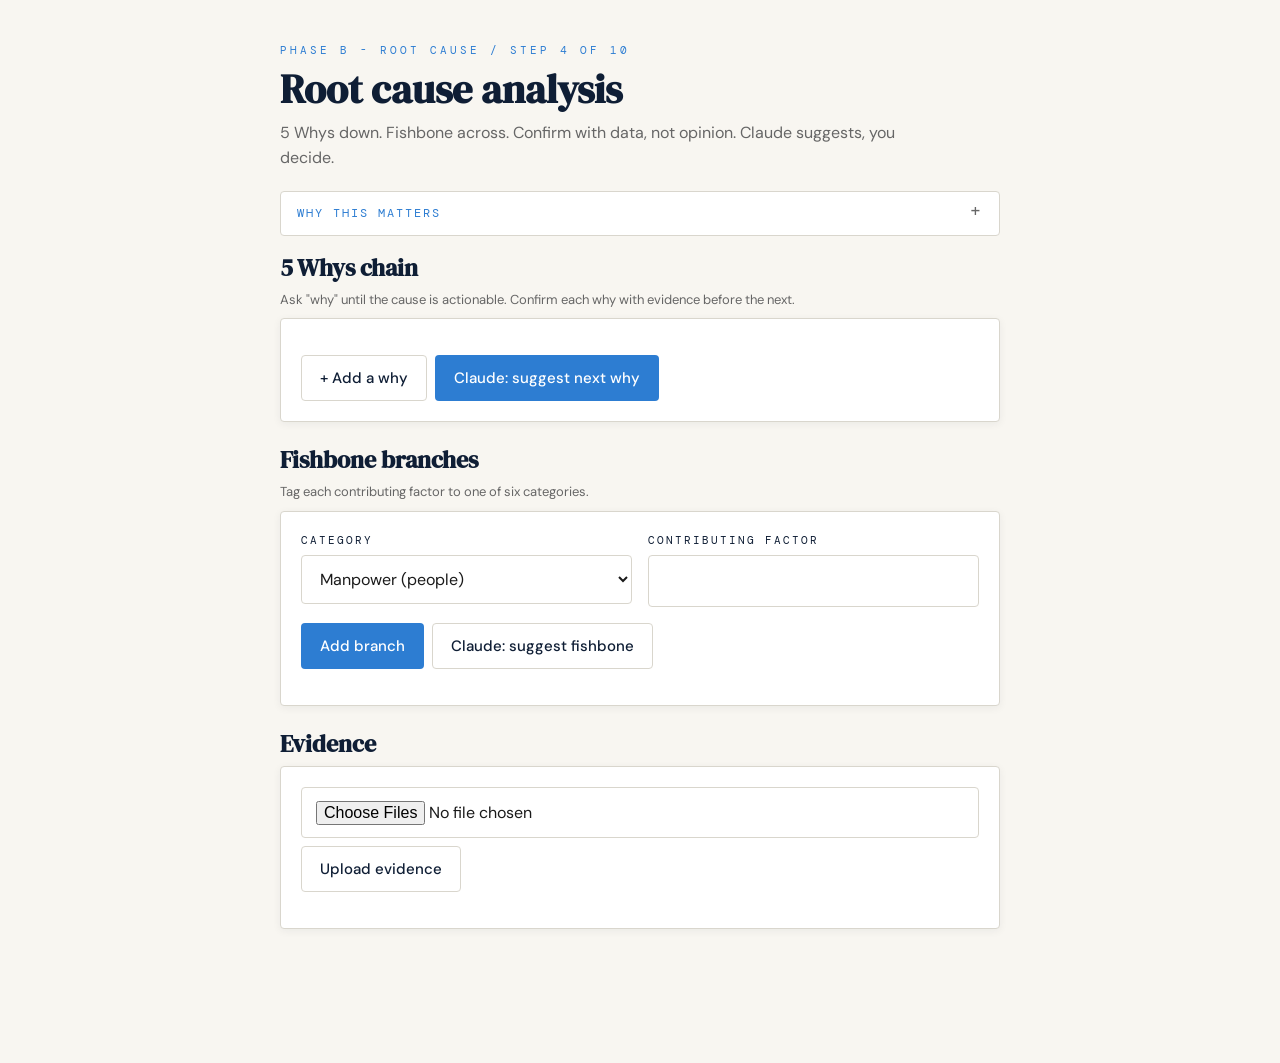
<file: step-4-root-cause.html>
<!DOCTYPE html>
<html lang="en">
<head>
  <meta charset="UTF-8" />
  <meta name="viewport" content="width=device-width, initial-scale=1, viewport-fit=cover" />
  <meta name="theme-color" content="#0f1e35" />
  <title>Step 4 - Root cause</title>
  <link rel="manifest" href="/manifest.webmanifest" />
  <link href="https://fonts.googleapis.com/css2?family=DM+Serif+Display:ital@0;1&family=DM+Sans:wght@300;400;500;600&family=DM+Mono:wght@400;500&display=swap" rel="stylesheet" />
  <link rel="stylesheet" href="/assets/css/styles.css" />
  <script src="/assets/js/config.js"></script>
</head>
<body>
<div class="container-narrow">
  <div class="step-header">
    <div class="eyebrow">Phase B - Root cause / Step 4 of 10</div>
    <h1>Root cause analysis</h1>
    <p>5 Whys down. Fishbone across. Confirm with data, not opinion. Claude suggests, you decide.</p>
  </div>

  <details class="why">
    <summary>Why this matters</summary>
    <div class="why-body">
      CAPA and ISO 9001 require evidence-based root cause. 5 Whys (Toyota) is for linear causal chains. Fishbone (Ishikawa) surfaces parallel contributing factors across Manpower, Method, Machine, Material, Measurement, Environment. Use both.
      <br /><a href="https://www.thefdagroup.com/blog/definitive-guide-to-capa" target="_blank" rel="noopener">Source: CAPA Definitive Guide</a>
    </div>
  </details>

  <h3 class="mt-2 mb-1">5 Whys chain</h3>
  <p class="text-sm text-muted mb-1">Ask "why" until the cause is actionable. Confirm each why with evidence before the next.</p>
  <div class="card">
    <div id="whys"></div>
    <div class="flex gap-1 flex-wrap mt-2">
      <button id="add-why" class="btn btn-ghost">+ Add a why</button>
      <button id="ai-why" class="btn btn-accent">Claude: suggest next why</button>
    </div>
  </div>

  <h3 class="mt-3 mb-1">Fishbone branches</h3>
  <p class="text-sm text-muted mb-1">Tag each contributing factor to one of six categories.</p>
  <div class="card">
    <div class="two-col">
      <div class="field">
        <label for="fb-cat">Category</label>
        <select id="fb-cat" class="select">
          <option value="manpower">Manpower (people)</option>
          <option value="method">Method (process)</option>
          <option value="machine">Machine (equipment)</option>
          <option value="material">Material</option>
          <option value="measurement">Measurement</option>
          <option value="environment">Environment</option>
        </select>
      </div>
      <div class="field">
        <label for="fb-text">Contributing factor</label>
        <input id="fb-text" class="input" />
      </div>
    </div>
    <div class="flex gap-1 flex-wrap">
      <button id="add-fb" class="btn btn-accent">Add branch</button>
      <button id="ai-fb" class="btn btn-ghost">Claude: suggest fishbone</button>
    </div>
    <div id="fb-list" class="mt-2"></div>
  </div>

  <h3 class="mt-3 mb-1">Evidence</h3>
  <div class="card">
    <input type="file" id="file" class="input" multiple />
    <button id="upload" class="btn btn-ghost mt-1">Upload evidence</button>
    <div id="files" class="mt-2"></div>
  </div>
</div>

<script type="module">
import { requireAuth, renderTopNav, getActivePlaybookId, renderProgress, renderWizardNav, toast, escapeHtml, confirmAction } from '/assets/js/core.js';
import { listRootCauses, addRootCause, updateRootCause, deleteRootCause, getPlaybook, uploadAttachment, listAttachments, getAttachmentUrl, deleteAttachment } from '/assets/js/data.js';
import { suggestFiveWhys, suggestFishbone } from '/assets/js/ai.js';

async function boot() {
  await requireAuth(); await renderTopNav(); renderProgress(4);
  const pid = getActivePlaybookId();
  if (!pid) { location.href = 'index.html'; return; }
  const pb = await getPlaybook(pid);

  const whysEl = document.getElementById('whys');
  const fbEl = document.getElementById('fb-list');

  async function refresh() {
    const rows = await listRootCauses(pid);
    const whys = rows.filter(r => r.method === 'five_whys').sort((a,b)=>a.sequence_index-b.sequence_index);
    const fb = rows.filter(r => r.method === 'fishbone');

    whysEl.innerHTML = '';
    if (!whys.length) whysEl.innerHTML = '<p class="text-muted text-sm">No whys yet. Start with: why did this happen?</p>';
    whys.forEach((w, i) => {
      const el = document.createElement('div'); el.className = 'row';
      el.innerHTML = `
        <div class="row-body">
          <div class="row-meta">Why #${i+1}</div>
          <input class="input" value="${escapeHtml(w.statement)}" data-edit />
          <div class="mt-1 flex gap-1 flex-wrap">
            <label class="text-sm"><input type="checkbox" data-conf ${w.evidence_confirmed ? 'checked' : ''}/> evidence confirmed</label>
            <button class="btn btn-danger btn-sm" data-del>Remove</button>
          </div>
        </div>
      `;
      el.querySelector('[data-edit]').addEventListener('change', async (e) => { await updateRootCause(w.id, { statement: e.target.value }, pid); });
      el.querySelector('[data-conf]').addEventListener('change', async (e) => { await updateRootCause(w.id, { evidence_confirmed: e.target.checked }, pid); toast(e.target.checked ? 'Confirmed' : 'Unconfirmed', 'ok'); });
      el.querySelector('[data-del]').addEventListener('click', async () => { if (!confirmAction('Remove this why?')) return; await deleteRootCause(w.id, pid); refresh(); });
      whysEl.appendChild(el);
    });

    fbEl.innerHTML = '';
    if (!fb.length) fbEl.innerHTML = '<p class="text-muted text-sm">No fishbone branches yet.</p>';
    fb.forEach(b => {
      const el = document.createElement('div'); el.className = 'row';
      el.innerHTML = `<div class="row-body"><div class="row-title">${escapeHtml(b.statement)} <span class="badge badge-blue">${b.fishbone_category}</span></div></div><button class="btn btn-danger btn-sm" data-del>Remove</button>`;
      el.querySelector('[data-del]').addEventListener('click', async () => { if (!confirmAction('Remove branch?')) return; await deleteRootCause(b.id, pid); refresh(); });
      fbEl.appendChild(el);
    });
  }

  document.getElementById('add-why').addEventListener('click', async () => {
    const statement = prompt('Why did this happen?');
    if (!statement) return;
    const current = await listRootCauses(pid);
    const maxSeq = Math.max(-1, ...current.filter(r => r.method === 'five_whys').map(r => r.sequence_index));
    await addRootCause(pid, { method: 'five_whys', sequence_index: maxSeq + 1, statement });
    refresh();
  });

  document.getElementById('ai-why').addEventListener('click', async (e) => {
    const btn = e.currentTarget; btn.disabled = true; btn.textContent = 'Thinking...';
    try {
      const current = await listRootCauses(pid);
      const priorWhys = current.filter(r => r.method === 'five_whys').sort((a,b)=>a.sequence_index-b.sequence_index).map(r => r.statement);
      const ctx = { title: pb.title, impact: pb.impact_summary, what: pb.what, where: pb.where_location, is: pb.is_statement, is_not: pb.is_not_statement };
      const res = await suggestFiveWhys(ctx, priorWhys);
      const s = res.suggestion || (res.text || '').trim();
      if (!s) throw new Error('No suggestion returned');
      if (confirmAction('Add this why?\n\n' + s)) {
        const maxSeq = Math.max(-1, ...priorWhys.map((_,i)=>i));
        await addRootCause(pid, { method: 'five_whys', sequence_index: maxSeq + 1, statement: s });
        refresh();
      }
    } catch (err) { toast('AI unavailable: ' + err.message, 'err'); }
    finally { btn.disabled = false; btn.textContent = 'Claude: suggest next why'; }
  });

  document.getElementById('add-fb').addEventListener('click', async () => {
    const statement = document.getElementById('fb-text').value.trim();
    if (!statement) { toast('Enter a factor', 'err'); return; }
    const fishbone_category = document.getElementById('fb-cat').value;
    await addRootCause(pid, { method: 'fishbone', fishbone_category, statement });
    document.getElementById('fb-text').value = '';
    refresh();
  });

  document.getElementById('ai-fb').addEventListener('click', async (e) => {
    const btn = e.currentTarget; btn.disabled = true; btn.textContent = 'Thinking...';
    try {
      const ctx = { title: pb.title, impact: pb.impact_summary, what: pb.what, where: pb.where_location, is: pb.is_statement, is_not: pb.is_not_statement };
      const res = await suggestFishbone(ctx);
      const branches = Array.isArray(res.branches) ? res.branches : [];
      if (!branches.length) throw new Error('No branches returned');
      if (confirmAction('Add ' + branches.length + ' fishbone branches from Claude?')) {
        for (const b of branches) {
          await addRootCause(pid, { method: 'fishbone', fishbone_category: b.category, statement: b.statement });
        }
        refresh();
      }
    } catch (err) { toast('AI unavailable: ' + err.message, 'err'); }
    finally { btn.disabled = false; btn.textContent = 'Claude: suggest fishbone'; }
  });

  // Attachments
  const filesEl = document.getElementById('files');
  async function refreshFiles() {
    const atts = await listAttachments(pid, 'root_cause');
    if (!atts.length) { filesEl.innerHTML = '<p class="text-muted text-sm">No evidence yet.</p>'; return; }
    filesEl.innerHTML = '';
    for (const a of atts) {
      const url = await getAttachmentUrl(a.file_path).catch(()=>null);
      const el = document.createElement('div'); el.className = 'row';
      el.innerHTML = `<div class="row-body"><div class="row-title">${escapeHtml(a.file_name)}</div><div class="row-meta">${Math.round((a.size_bytes||0)/1024)} KB ${url ? '- <a href="'+url+'" target="_blank">view</a>' : ''}</div></div><button class="btn btn-danger btn-sm">Delete</button>`;
      el.querySelector('button').addEventListener('click', async () => { if (!confirmAction('Delete?')) return; await deleteAttachment(a); refreshFiles(); });
      filesEl.appendChild(el);
    }
  }
  document.getElementById('upload').addEventListener('click', async () => {
    const files = document.getElementById('file').files;
    if (!files.length) { toast('Pick a file first', 'err'); return; }
    for (const f of files) { try { await uploadAttachment(pid, f, 'root_cause'); } catch (e) { toast('Upload failed: '+e.message, 'err'); } }
    toast('Uploaded', 'ok'); document.getElementById('file').value=''; refreshFiles();
  });

  renderWizardNav(4);
  refresh(); refreshFiles();
}
boot();
</script>
</body>
</html>
</file>
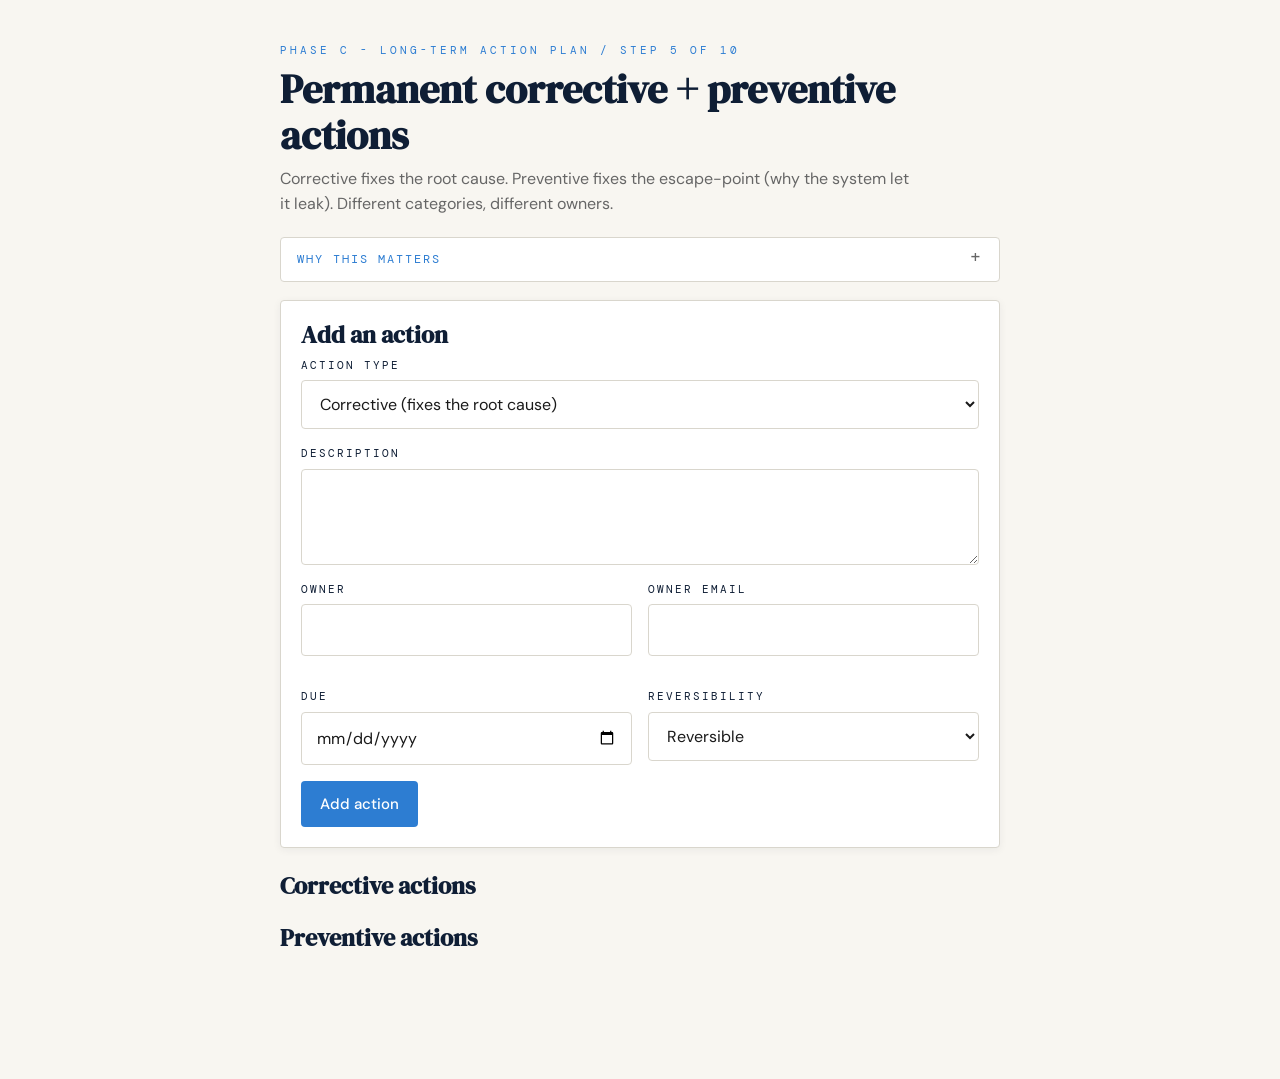
<file: step-5-action-plan.html>
<!DOCTYPE html>
<html lang="en">
<head>
  <meta charset="UTF-8" />
  <meta name="viewport" content="width=device-width, initial-scale=1, viewport-fit=cover" />
  <meta name="theme-color" content="#0f1e35" />
  <title>Step 5 - Action plan</title>
  <link rel="manifest" href="/manifest.webmanifest" />
  <link href="https://fonts.googleapis.com/css2?family=DM+Serif+Display:ital@0;1&family=DM+Sans:wght@300;400;500;600&family=DM+Mono:wght@400;500&display=swap" rel="stylesheet" />
  <link rel="stylesheet" href="/assets/css/styles.css" />
  <script src="/assets/js/config.js"></script>
</head>
<body>
<div class="container-narrow">
  <div class="step-header">
    <div class="eyebrow">Phase C - Long-term action plan / Step 5 of 10</div>
    <h1>Permanent corrective + preventive actions</h1>
    <p>Corrective fixes the root cause. Preventive fixes the escape-point (why the system let it leak). Different categories, different owners.</p>
  </div>

  <details class="why">
    <summary>Why this matters</summary>
    <div class="why-body">
      8D D5/D6 implement permanent corrective action after verification. D7 adds preventive action: why did our detection, training, or process fail to catch this sooner? CAPA requires both.
      <br /><a href="https://quality-one.com/8d/" target="_blank" rel="noopener">Source: Quality-One 8D</a>
    </div>
  </details>

  <div class="card">
    <h3>Add an action</h3>
    <div class="field">
      <label for="type">Action type</label>
      <select id="type" class="select">
        <option value="corrective">Corrective (fixes the root cause)</option>
        <option value="preventive">Preventive (fixes escape-point, why it leaked)</option>
      </select>
    </div>
    <div class="field">
      <label for="description">Description</label>
      <textarea id="description" class="textarea" rows="2"></textarea>
    </div>
    <div class="two-col">
      <div class="field"><label for="owner_name">Owner</label><input id="owner_name" class="input" /></div>
      <div class="field"><label for="owner_email">Owner email</label><input id="owner_email" type="email" class="input" /></div>
      <div class="field"><label for="due_date">Due</label><input id="due_date" type="date" class="input" /></div>
      <div class="field"><label for="reversibility">Reversibility</label>
        <select id="reversibility" class="select">
          <option value="reversible">Reversible</option>
          <option value="irreversible">Irreversible</option>
        </select>
      </div>
      <div class="field" id="cc-wrap" style="display:none">
        <label for="change_control_id">Change Control ID</label>
        <input id="change_control_id" class="input" placeholder="CC-2026-00123" />
        <span class="hint">Required in TEAM/ENTERPRISE before action can move past Draft.</span>
      </div>
    </div>
    <button id="add" class="btn btn-accent">Add action</button>
  </div>

  <h3 class="mt-3 mb-1">Corrective actions</h3>
  <div id="corr-list"></div>
  <h3 class="mt-3 mb-1">Preventive actions</h3>
  <div id="prev-list"></div>
</div>

<script type="module">
import { requireAuth, renderTopNav, getActivePlaybookId, renderProgress, renderWizardNav, toast, escapeHtml, confirmAction, fmtDate } from '/assets/js/core.js';
import { listActions, addAction, updateAction, deleteAction } from '/assets/js/data.js';
import { hasFeature } from '/assets/js/tier.js';

async function boot() {
  await requireAuth(); await renderTopNav(); renderProgress(5);
  const pid = getActivePlaybookId();
  if (!pid) { location.href = 'index.html'; return; }

  function renderRow(r) {
    const el = document.createElement('div'); el.className = 'row';
    const statusBadge = { open: 'badge-gray', in_progress: 'badge-blue', done: 'badge-green', blocked: 'badge-red' }[r.status] || 'badge-gray';
    el.innerHTML = `
      <div class="row-body">
        <div class="row-title">${escapeHtml(r.description)} <span class="badge ${statusBadge}">${r.status}</span></div>
        <div class="row-meta">Owner: ${escapeHtml(r.owner_name || 'unassigned')} - Due: ${fmtDate(r.due_date)}${r.reversibility === 'irreversible' ? ' - <span class="badge badge-red">irreversible</span>' : ''}</div>
        <div class="mt-1 flex gap-1 flex-wrap">
          <select class="select" style="width:auto;min-height:36px;padding:4px 8px" data-status>
            <option value="open"${r.status==='open'?' selected':''}>open</option>
            <option value="in_progress"${r.status==='in_progress'?' selected':''}>in progress</option>
            <option value="done"${r.status==='done'?' selected':''}>done</option>
            <option value="blocked"${r.status==='blocked'?' selected':''}>blocked</option>
          </select>
          <button class="btn btn-danger btn-sm" data-del>Remove</button>
        </div>
      </div>
    `;
    el.querySelector('[data-status]').addEventListener('change', async (e) => {
      const target = e.target.value;
      if (hasFeature('change_control_gate') && target !== 'open' && !r.change_control_id) {
        toast('Blocked: Change Control ID required to move past Draft', 'err');
        e.target.value = r.status; return;
      }
      await updateAction(r.id, { status: target, completed_at: target === 'done' ? new Date().toISOString() : null }, pid);
      toast('Updated', 'ok');
    });
    el.querySelector('[data-del]').addEventListener('click', async () => {
      if (!confirmAction('Remove action?')) return;
      await deleteAction(r.id, pid); refresh();
    });
    return el;
  }

  async function refresh() {
    const [corr, prev] = await Promise.all([listActions(pid, 'corrective'), listActions(pid, 'preventive')]);
    const cEl = document.getElementById('corr-list'); const pEl = document.getElementById('prev-list');
    cEl.innerHTML = ''; pEl.innerHTML = '';
    if (!corr.length) cEl.innerHTML = '<p class="text-muted text-sm">No corrective actions yet.</p>';
    if (!prev.length) pEl.innerHTML = '<p class="text-muted text-sm">No preventive actions yet.</p>';
    corr.forEach(r => cEl.appendChild(renderRow(r)));
    prev.forEach(r => pEl.appendChild(renderRow(r)));
  }

  if (hasFeature('change_control_gate')) document.getElementById('cc-wrap').style.display = '';
  document.getElementById('add').addEventListener('click', async () => {
    const description = document.getElementById('description').value.trim();
    if (!description) { toast('Description required', 'err'); return; }
    const ccId = document.getElementById('change_control_id').value.trim();
    if (hasFeature('change_control_gate') && !ccId) { toast('Change Control ID required in this tier', 'err'); return; }
    try {
      await addAction(pid, {
        action_type: document.getElementById('type').value,
        description,
        owner_name: document.getElementById('owner_name').value.trim() || null,
        owner_email: document.getElementById('owner_email').value.trim() || null,
        due_date: document.getElementById('due_date').value || null,
        reversibility: document.getElementById('reversibility').value,
        change_control_id: ccId || null,
        status: 'open'
      });
      document.getElementById('description').value = '';
      document.getElementById('owner_name').value = '';
      document.getElementById('owner_email').value = '';
      toast('Added', 'ok'); refresh();
    } catch (e) { toast(e.message, 'err'); }
  });

  renderWizardNav(5);
  refresh();
}
boot();
</script>
</body>
</html>
</file>
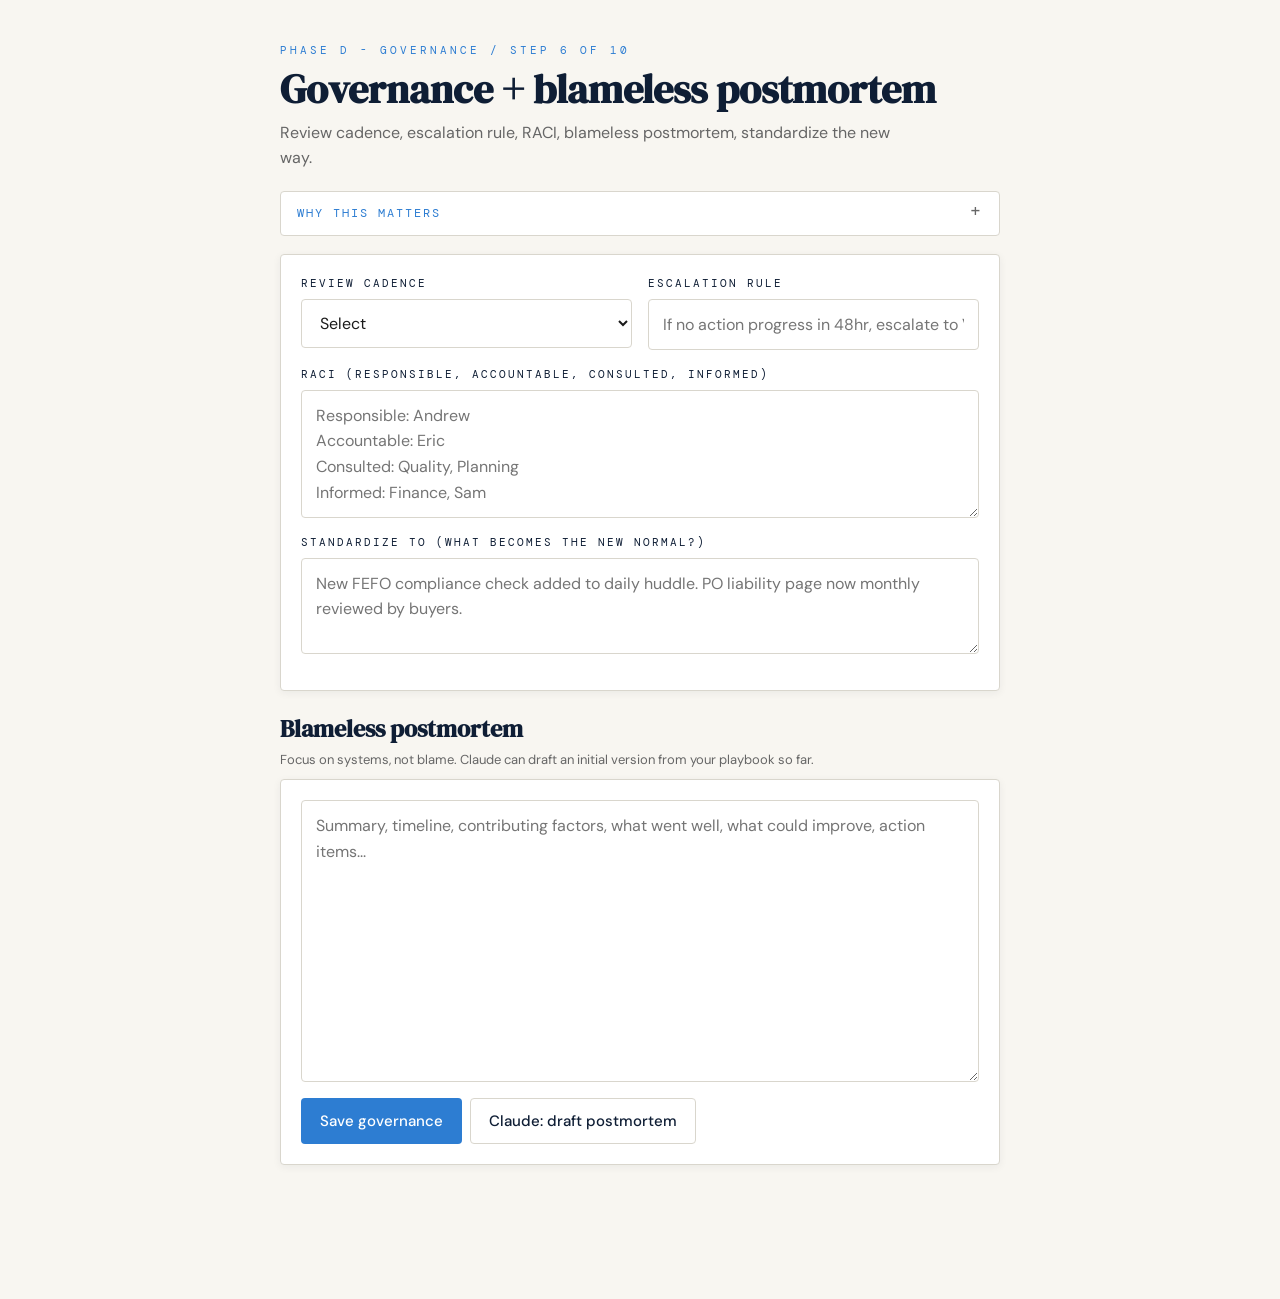
<file: step-6-governance.html>
<!DOCTYPE html>
<html lang="en">
<head>
  <meta charset="UTF-8" />
  <meta name="viewport" content="width=device-width, initial-scale=1, viewport-fit=cover" />
  <meta name="theme-color" content="#0f1e35" />
  <title>Step 6 - Governance</title>
  <link rel="manifest" href="/manifest.webmanifest" />
  <link href="https://fonts.googleapis.com/css2?family=DM+Serif+Display:ital@0;1&family=DM+Sans:wght@300;400;500;600&family=DM+Mono:wght@400;500&display=swap" rel="stylesheet" />
  <link rel="stylesheet" href="/assets/css/styles.css" />
  <script src="/assets/js/config.js"></script>
</head>
<body>
<div class="container-narrow">
  <div class="step-header">
    <div class="eyebrow">Phase D - Governance / Step 6 of 10</div>
    <h1>Governance + blameless postmortem</h1>
    <p>Review cadence, escalation rule, RACI, blameless postmortem, standardize the new way.</p>
  </div>

  <details class="why">
    <summary>Why this matters</summary>
    <div class="why-body">
      Google SRE's blameless postmortem culture makes it safe to surface systemic issues. CAPA governance requires aging limits and independent approval. Without governance, fixes decay.
      <br /><a href="https://sre.google/workbook/postmortem-culture/" target="_blank" rel="noopener">Source: Google SRE Postmortem Culture</a>
    </div>
  </details>

  <div class="card">
    <div class="two-col">
      <div class="field">
        <label for="review_cadence">Review cadence</label>
        <select id="review_cadence" class="select">
          <option value="">Select</option>
          <option value="daily">Daily standup</option>
          <option value="weekly">Weekly</option>
          <option value="biweekly">Bi-weekly</option>
          <option value="monthly">Monthly</option>
        </select>
      </div>
      <div class="field">
        <label for="escalation_rule">Escalation rule</label>
        <input id="escalation_rule" class="input" placeholder="If no action progress in 48hr, escalate to VP Ops" />
      </div>
    </div>
    <div class="field">
      <label for="raci">RACI (Responsible, Accountable, Consulted, Informed)</label>
      <textarea id="raci" class="textarea" rows="4" placeholder="Responsible: Andrew&#10;Accountable: Eric&#10;Consulted: Quality, Planning&#10;Informed: Finance, Sam"></textarea>
    </div>
    <div class="field">
      <label for="standardize_to">Standardize to (what becomes the new normal?)</label>
      <textarea id="standardize_to" class="textarea" rows="2" placeholder="New FEFO compliance check added to daily huddle. PO liability page now monthly reviewed by buyers."></textarea>
    </div>
  </div>

  <h3 class="mt-3 mb-1">Blameless postmortem</h3>
  <p class="text-sm text-muted mb-1">Focus on systems, not blame. Claude can draft an initial version from your playbook so far.</p>
  <div class="card">
    <textarea id="postmortem" class="textarea" rows="10" placeholder="Summary, timeline, contributing factors, what went well, what could improve, action items..."></textarea>
    <div class="flex gap-1 flex-wrap mt-1">
      <button id="save-gov" class="btn btn-accent">Save governance</button>
      <button id="ai-pm" class="btn btn-ghost">Claude: draft postmortem</button>
    </div>
  </div>
</div>

<script type="module">
import { requireAuth, renderTopNav, getActivePlaybookId, renderProgress, renderWizardNav, toast } from '/assets/js/core.js';
import { getGovernance, upsertGovernance, loadFullPlaybook } from '/assets/js/data.js';
import { draftPostmortem } from '/assets/js/ai.js';

async function boot() {
  await requireAuth(); await renderTopNav(); renderProgress(6);
  const pid = getActivePlaybookId();
  if (!pid) { location.href = 'index.html'; return; }

  const set = (id, v) => { const el = document.getElementById(id); if (el && v != null) el.value = v; };
  const gov = await getGovernance(pid);
  if (gov) {
    set('review_cadence', gov.review_cadence);
    set('escalation_rule', gov.escalation_rule);
    set('raci', gov.raci_json ? (typeof gov.raci_json === 'string' ? gov.raci_json : JSON.stringify(gov.raci_json, null, 2)) : '');
    set('standardize_to', gov.standardize_to);
    set('postmortem', gov.blameless_postmortem);
  }

  async function save() {
    await upsertGovernance(pid, {
      review_cadence: document.getElementById('review_cadence').value || null,
      escalation_rule: document.getElementById('escalation_rule').value.trim() || null,
      raci_json: document.getElementById('raci').value.trim() || null,
      standardize_to: document.getElementById('standardize_to').value.trim() || null,
      blameless_postmortem: document.getElementById('postmortem').value.trim() || null
    });
  }
  document.getElementById('save-gov').addEventListener('click', async () => { try { await save(); toast('Saved', 'ok'); } catch (e) { toast(e.message, 'err'); } });

  document.getElementById('ai-pm').addEventListener('click', async (e) => {
    const btn = e.currentTarget; btn.disabled = true; btn.textContent = 'Drafting...';
    try {
      const full = await loadFullPlaybook(pid);
      const res = await draftPostmortem(full);
      const draft = (res.draft || res.text || '').trim();
      if (!draft) throw new Error('No draft returned');
      document.getElementById('postmortem').value = draft;
      toast('Draft loaded. Edit before saving.', 'ok');
    } catch (err) { toast('AI unavailable: ' + err.message, 'err'); }
    finally { btn.disabled = false; btn.textContent = 'Claude: draft postmortem'; }
  });

  renderWizardNav(6, { onSave: save });
}
boot();
</script>
</body>
</html>
</file>
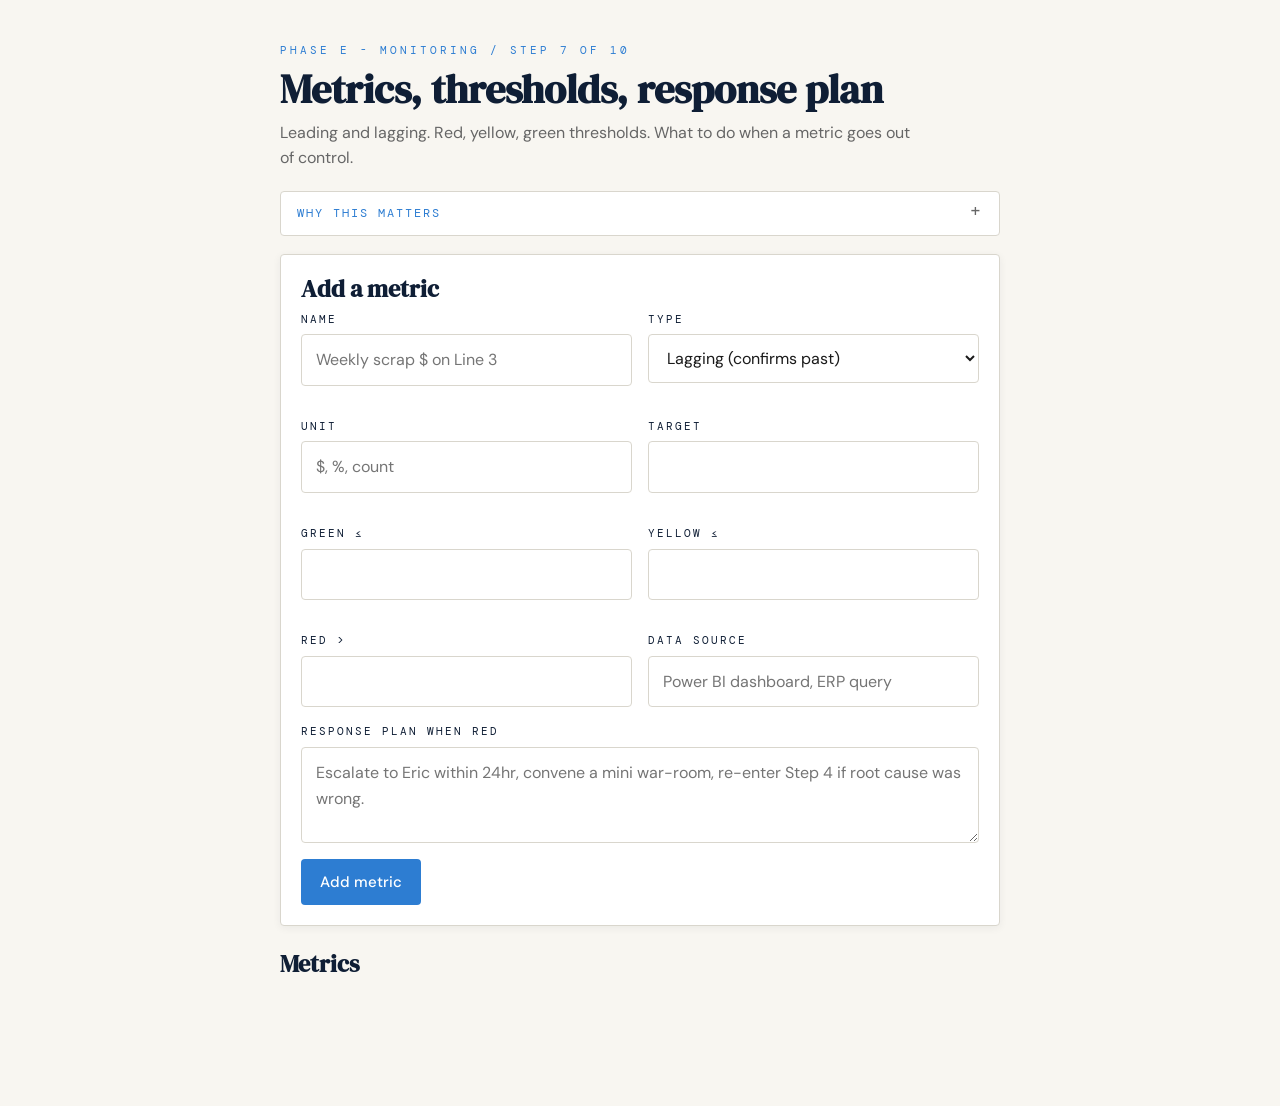
<file: step-7-monitoring.html>
<!DOCTYPE html>
<html lang="en">
<head>
  <meta charset="UTF-8" />
  <meta name="viewport" content="width=device-width, initial-scale=1, viewport-fit=cover" />
  <meta name="theme-color" content="#0f1e35" />
  <title>Step 7 - Monitoring and metrics</title>
  <link rel="manifest" href="/manifest.webmanifest" />
  <link href="https://fonts.googleapis.com/css2?family=DM+Serif+Display:ital@0;1&family=DM+Sans:wght@300;400;500;600&family=DM+Mono:wght@400;500&display=swap" rel="stylesheet" />
  <link rel="stylesheet" href="/assets/css/styles.css" />
  <script src="/assets/js/config.js"></script>
</head>
<body>
<div class="container-narrow">
  <div class="step-header">
    <div class="eyebrow">Phase E - Monitoring / Step 7 of 10</div>
    <h1>Metrics, thresholds, response plan</h1>
    <p>Leading and lagging. Red, yellow, green thresholds. What to do when a metric goes out of control.</p>
  </div>

  <details class="why">
    <summary>Why this matters</summary>
    <div class="why-body">
      DMAIC Control phase requires a control plan: measurement, sampling, control chart, response plan when out of limits. Leading indicators predict. Lagging indicators confirm. You need both.
      <br /><a href="https://sixsigmadsi.com/what-is-a-six-sigma-control-plan/" target="_blank" rel="noopener">Source: Six Sigma Control Plan</a>
    </div>
  </details>

  <div class="card">
    <h3>Add a metric</h3>
    <div class="two-col">
      <div class="field">
        <label for="name">Name</label>
        <input id="name" class="input" placeholder="Weekly scrap $ on Line 3" />
      </div>
      <div class="field">
        <label for="indicator_type">Type</label>
        <select id="indicator_type" class="select">
          <option value="lagging">Lagging (confirms past)</option>
          <option value="leading">Leading (predicts future)</option>
        </select>
      </div>
      <div class="field"><label for="unit">Unit</label><input id="unit" class="input" placeholder="$, %, count" /></div>
      <div class="field"><label for="target_value">Target</label><input id="target_value" type="number" step="any" class="input" /></div>
      <div class="field"><label for="green_threshold">Green ≤</label><input id="green_threshold" type="number" step="any" class="input" /></div>
      <div class="field"><label for="yellow_threshold">Yellow ≤</label><input id="yellow_threshold" type="number" step="any" class="input" /></div>
      <div class="field"><label for="red_threshold">Red ></label><input id="red_threshold" type="number" step="any" class="input" /></div>
      <div class="field"><label for="data_source">Data source</label><input id="data_source" class="input" placeholder="Power BI dashboard, ERP query" /></div>
    </div>
    <div class="field">
      <label for="response_plan">Response plan when red</label>
      <textarea id="response_plan" class="textarea" rows="2" placeholder="Escalate to Eric within 24hr, convene a mini war-room, re-enter Step 4 if root cause was wrong."></textarea>
    </div>
    <button id="add" class="btn btn-accent">Add metric</button>
  </div>

  <h3 class="mt-3 mb-1">Metrics</h3>
  <div id="list"></div>
</div>

<script type="module">
import { requireAuth, renderTopNav, getActivePlaybookId, renderProgress, renderWizardNav, toast, escapeHtml, confirmAction, fmtDate } from '/assets/js/core.js';
import { listMetrics, addMetric, deleteMetric, addReading, listReadings } from '/assets/js/data.js';

async function boot() {
  await requireAuth(); await renderTopNav(); renderProgress(7);
  const pid = getActivePlaybookId();
  if (!pid) { location.href = 'index.html'; return; }

  const listEl = document.getElementById('list');

  function classify(value, m) {
    if (value == null || isNaN(value)) return null;
    if (m.green_threshold != null && value <= +m.green_threshold) return 'green';
    if (m.yellow_threshold != null && value <= +m.yellow_threshold) return 'yellow';
    return 'red';
  }

  async function refresh() {
    const rows = await listMetrics(pid);
    if (!rows.length) { listEl.innerHTML = '<p class="text-muted text-sm">No metrics yet.</p>'; return; }
    listEl.innerHTML = '';
    for (const r of rows) {
      const readings = await listReadings(r.id);
      const last = readings[readings.length - 1];
      const lastStatus = last ? (last.status || classify(+last.value, r)) : null;
      const el = document.createElement('div'); el.className = 'row';
      el.innerHTML = `
        <div class="row-body">
          <div class="row-title">${escapeHtml(r.name)} <span class="badge badge-${r.indicator_type === 'leading' ? 'blue' : 'gold'}">${r.indicator_type}</span>${lastStatus ? ` <span class="status-dot ${lastStatus}"></span>` : ''}</div>
          <div class="row-meta">Unit: ${escapeHtml(r.unit || '')} - Target: ${r.target_value ?? ''} - G≤${r.green_threshold ?? ''} / Y≤${r.yellow_threshold ?? ''} / R>${r.red_threshold ?? ''} - Source: ${escapeHtml(r.data_source || '')}</div>
          ${r.response_plan ? `<div class="text-sm" style="margin-top:6px;color:var(--muted)">Response: ${escapeHtml(r.response_plan)}</div>` : ''}
          <div class="mt-1 flex gap-1 flex-wrap">
            <input type="date" class="input" style="width:auto;min-height:36px;padding:4px 8px" data-d value="${new Date().toISOString().slice(0,10)}">
            <input type="number" step="any" class="input" style="width:120px;min-height:36px;padding:4px 8px" data-v placeholder="reading" />
            <button class="btn btn-accent btn-sm" data-add>Log reading</button>
            <button class="btn btn-danger btn-sm" data-del>Remove metric</button>
          </div>
          <div class="mt-1 text-sm" data-history></div>
        </div>
      `;
      el.querySelector('[data-add]').addEventListener('click', async () => {
        const v = parseFloat(el.querySelector('[data-v]').value);
        const d = el.querySelector('[data-d]').value;
        if (isNaN(v)) { toast('Numeric reading required', 'err'); return; }
        const status = classify(v, r);
        try { await addReading(r.id, d, v, status, null, pid); toast('Logged', 'ok'); refresh(); } catch (e) { toast(e.message, 'err'); }
      });
      el.querySelector('[data-del]').addEventListener('click', async () => {
        if (!confirmAction('Remove metric and its readings?')) return;
        await deleteMetric(r.id, pid); refresh();
      });
      const histEl = el.querySelector('[data-history]');
      histEl.innerHTML = readings.slice(-8).map(rd => `${fmtDate(rd.reading_at)}: ${rd.value}${rd.status ? ' <span class="status-dot '+rd.status+'"></span>' : ''}`).join(' - ');
      listEl.appendChild(el);
    }
  }

  document.getElementById('add').addEventListener('click', async () => {
    const name = document.getElementById('name').value.trim();
    if (!name) { toast('Name required', 'err'); return; }
    const num = (id) => { const v = document.getElementById(id).value; return v === '' ? null : +v; };
    try {
      await addMetric(pid, {
        name,
        indicator_type: document.getElementById('indicator_type').value,
        unit: document.getElementById('unit').value.trim() || null,
        target_value: num('target_value'),
        green_threshold: num('green_threshold'),
        yellow_threshold: num('yellow_threshold'),
        red_threshold: num('red_threshold'),
        data_source: document.getElementById('data_source').value.trim() || null,
        response_plan: document.getElementById('response_plan').value.trim() || null
      });
      ['name','unit','target_value','green_threshold','yellow_threshold','red_threshold','data_source','response_plan'].forEach(id => document.getElementById(id).value = '');
      toast('Added', 'ok'); refresh();
    } catch (e) { toast(e.message, 'err'); }
  });

  renderWizardNav(7);
  refresh();
}
boot();
</script>
</body>
</html>
</file>
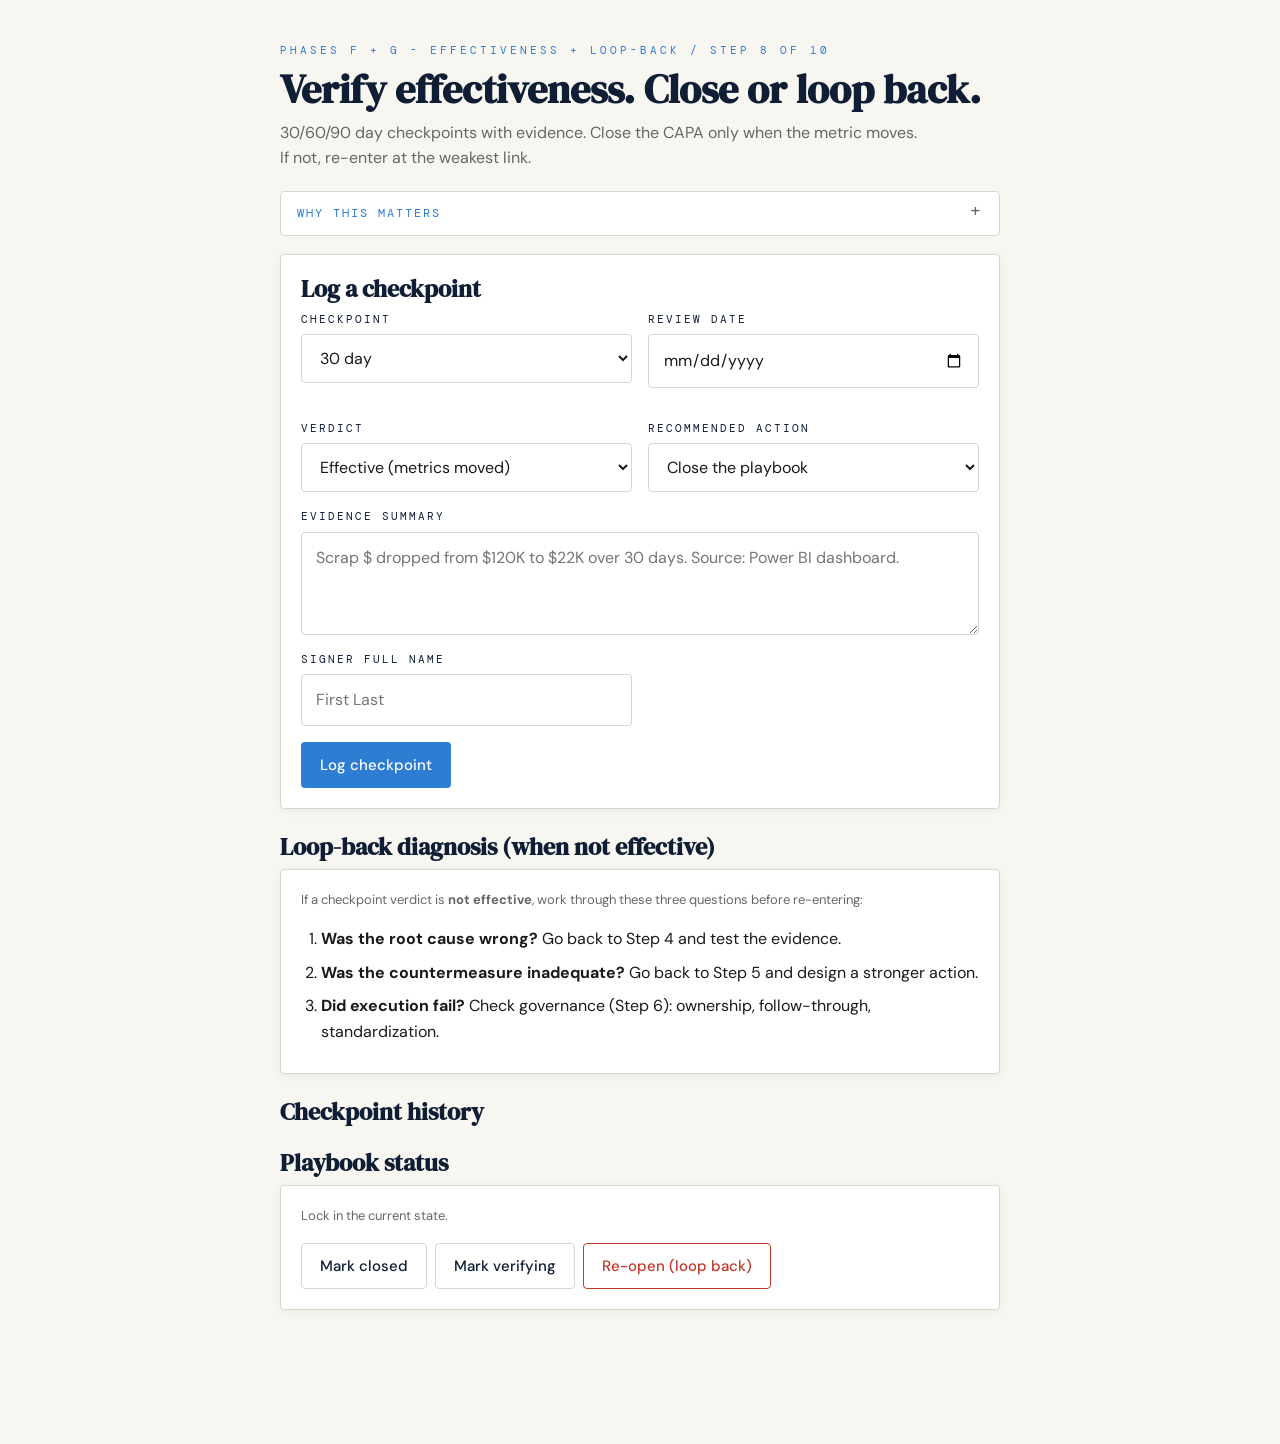
<file: step-8-effectiveness.html>
<!DOCTYPE html>
<html lang="en">
<head>
  <meta charset="UTF-8" />
  <meta name="viewport" content="width=device-width, initial-scale=1, viewport-fit=cover" />
  <meta name="theme-color" content="#0f1e35" />
  <title>Step 8 - Effectiveness + loop-back</title>
  <link rel="manifest" href="/manifest.webmanifest" />
  <link href="https://fonts.googleapis.com/css2?family=DM+Serif+Display:ital@0;1&family=DM+Sans:wght@300;400;500;600&family=DM+Mono:wght@400;500&display=swap" rel="stylesheet" />
  <link rel="stylesheet" href="/assets/css/styles.css" />
  <script src="/assets/js/config.js"></script>
</head>
<body>
<div class="container-narrow">
  <div class="step-header">
    <div class="eyebrow">Phases F + G - Effectiveness + loop-back / Step 8 of 10</div>
    <h1>Verify effectiveness. Close or loop back.</h1>
    <p>30/60/90 day checkpoints with evidence. Close the CAPA only when the metric moves. If not, re-enter at the weakest link.</p>
  </div>

  <details class="why">
    <summary>Why this matters</summary>
    <div class="why-body">
      CAPA closure requires evidence of effectiveness. PDCA's Check phase tells you whether the countermeasure worked. If metrics did not move, re-enter: was the root cause wrong, the countermeasure inadequate, or execution incomplete?
      <br /><a href="https://www.lean.org/lexicon-terms/pdca/" target="_blank" rel="noopener">Source: LEI PDCA</a>
    </div>
  </details>

  <div class="card">
    <h3>Log a checkpoint</h3>
    <div class="two-col">
      <div class="field">
        <label for="checkpoint">Checkpoint</label>
        <select id="checkpoint" class="select">
          <option value="30_day">30 day</option>
          <option value="60_day">60 day</option>
          <option value="90_day">90 day</option>
          <option value="ad_hoc">Ad hoc</option>
        </select>
      </div>
      <div class="field"><label for="reviewed_at">Review date</label><input id="reviewed_at" type="date" class="input" /></div>
      <div class="field">
        <label for="verdict">Verdict</label>
        <select id="verdict" class="select">
          <option value="effective">Effective (metrics moved)</option>
          <option value="partial">Partial (some movement)</option>
          <option value="not_effective">Not effective (metrics did not move)</option>
        </select>
      </div>
      <div class="field">
        <label for="recommended_action">Recommended action</label>
        <select id="recommended_action" class="select">
          <option value="close">Close the playbook</option>
          <option value="continue_monitoring">Continue monitoring</option>
          <option value="re_plan_long_term">Re-plan long-term action (Step 5 again)</option>
          <option value="re_triage">Re-triage from Step 1</option>
        </select>
      </div>
    </div>
    <div class="field">
      <label for="evidence_summary">Evidence summary</label>
      <textarea id="evidence_summary" class="textarea" rows="3" placeholder="Scrap $ dropped from $120K to $22K over 30 days. Source: Power BI dashboard."></textarea>
    </div>
    <div class="two-col">
      <div class="field">
        <label for="signed_by">Signer full name</label>
        <input id="signed_by" class="input" placeholder="First Last" autocomplete="off" />
      </div>
      <div class="field" id="esig-wrap" style="display:none">
        <label for="esig_reason">Reason for signing</label>
        <select id="esig_reason" class="select">
          <option value="responsibility">Responsibility for the content</option>
          <option value="approval">Approval</option>
          <option value="verification">Verification of effectiveness</option>
          <option value="authorship">Authorship</option>
        </select>
      </div>
    </div>
    <div class="field" id="pwd-wrap" style="display:none">
      <label for="signer_pwd">Session confirmation code (re-entered per 21 CFR 11 intent)</label>
      <input id="signer_pwd" class="input" type="password" autocomplete="new-password" placeholder="Type any confirmation code not blank" />
      <span class="hint">In ENTERPRISE this is validated via your SSO second factor.</span>
    </div>
    <button id="add" class="btn btn-accent">Log checkpoint</button>
  </div>

  <h3 class="mt-3 mb-1">Loop-back diagnosis (when not effective)</h3>
  <div class="card">
    <p class="text-sm text-muted mb-2">If a checkpoint verdict is <b>not effective</b>, work through these three questions before re-entering:</p>
    <ol style="padding-left:20px">
      <li class="mb-1"><b>Was the root cause wrong?</b> Go back to Step 4 and test the evidence.</li>
      <li class="mb-1"><b>Was the countermeasure inadequate?</b> Go back to Step 5 and design a stronger action.</li>
      <li class="mb-1"><b>Did execution fail?</b> Check governance (Step 6): ownership, follow-through, standardization.</li>
    </ol>
  </div>

  <h3 class="mt-3 mb-1">Checkpoint history</h3>
  <div id="list"></div>

  <h3 class="mt-3 mb-1">Playbook status</h3>
  <div class="card">
    <p class="text-sm text-muted mb-2">Lock in the current state.</p>
    <div class="flex gap-1 flex-wrap">
      <button id="close-pb" class="btn btn-ghost">Mark closed</button>
      <button id="verify-pb" class="btn btn-ghost">Mark verifying</button>
      <button id="reopen-pb" class="btn btn-danger">Re-open (loop back)</button>
    </div>
  </div>
</div>

<script type="module">
import { requireAuth, renderTopNav, getActivePlaybookId, renderProgress, renderWizardNav, toast, escapeHtml, confirmAction, fmtDate, fmtDateTime } from '/assets/js/core.js';
import { listEffectiveness, addEffectiveness, updatePlaybook, loadFullPlaybook } from '/assets/js/data.js';
import { hasFeature } from '/assets/js/tier.js';

async function sha256(s) { const b = new TextEncoder().encode(s); const h = await crypto.subtle.digest('SHA-256', b); return [...new Uint8Array(h)].map(x=>x.toString(16).padStart(2,'0')).join(''); }

async function boot() {
  await requireAuth(); await renderTopNav(); renderProgress(8);
  const pid = getActivePlaybookId();
  if (!pid) { location.href = 'index.html'; return; }
  document.getElementById('reviewed_at').value = new Date().toISOString().slice(0,10);
  if (hasFeature('part11_esig')) {
    document.getElementById('esig-wrap').style.display = '';
    document.getElementById('pwd-wrap').style.display = '';
  }

  const listEl = document.getElementById('list');
  async function refresh() {
    const rows = await listEffectiveness(pid);
    if (!rows.length) { listEl.innerHTML = '<p class="text-muted text-sm">No checkpoints logged yet.</p>'; return; }
    listEl.innerHTML = '';
    rows.forEach(r => {
      const el = document.createElement('div'); el.className = 'row';
      const vbadge = r.verdict === 'effective' ? 'green' : (r.verdict === 'partial' ? 'gold' : 'red');
      el.innerHTML = `
        <div class="row-body">
          <div class="row-title">${r.checkpoint.replace(/_/g,' ')} - ${fmtDate(r.reviewed_at)} <span class="badge badge-${vbadge}">${r.verdict.replace(/_/g,' ')}</span></div>
          <div class="row-meta">Action: ${r.recommended_action.replace(/_/g,' ')}${r.signed_by ? ' - Signed by ' + escapeHtml(r.signed_by) + ' at ' + fmtDateTime(r.signed_at) : ''}</div>
          ${r.evidence_summary ? `<div class="text-sm mt-1">${escapeHtml(r.evidence_summary)}</div>` : ''}
        </div>
      `;
      listEl.appendChild(el);
    });
  }

  document.getElementById('add').addEventListener('click', async () => {
    const reviewed_at = document.getElementById('reviewed_at').value;
    if (!reviewed_at) { toast('Review date required', 'err'); return; }
    const signed_by = document.getElementById('signed_by').value.trim();
    if (!signed_by) { toast('Signature (typed name) required for closure', 'err'); return; }
    const evidence_summary = document.getElementById('evidence_summary').value.trim();
    if (!evidence_summary) { toast('Evidence summary required', 'err'); return; }
    try {
      let extra = {};
      if (hasFeature('part11_esig')) {
        const reason = document.getElementById('esig_reason').value;
        const pwd = document.getElementById('signer_pwd').value;
        if (!pwd) { toast('Session confirmation code required', 'err'); return; }
        const full = await loadFullPlaybook(pid);
        const recordHash = await sha256(JSON.stringify({ pid, state: { status: full.playbook.status, updated_at: full.playbook.updated_at, actions: full.corrective.length + full.preventive.length + full.containment.length, metrics: full.metrics.length } }));
        extra = { esig_reason: reason, record_hash: recordHash, signer_agent: navigator.userAgent.slice(0, 120) };
      }
      await addEffectiveness(pid, {
        checkpoint: document.getElementById('checkpoint').value,
        reviewed_at,
        verdict: document.getElementById('verdict').value,
        evidence_summary,
        recommended_action: document.getElementById('recommended_action').value,
        signed_by,
        signed_at: new Date().toISOString(),
        ...extra
      });
      document.getElementById('signed_by').value = '';
      document.getElementById('evidence_summary').value = '';
      toast('Checkpoint logged', 'ok');
      refresh();
    } catch (e) { toast(e.message, 'err'); }
  });

  document.getElementById('close-pb').addEventListener('click', async () => {
    if (!confirmAction('Mark this playbook closed? Reversible later.')) return;
    await updatePlaybook(pid, { status: 'closed', closed_at: new Date().toISOString() }); toast('Closed', 'ok');
  });
  document.getElementById('verify-pb').addEventListener('click', async () => {
    await updatePlaybook(pid, { status: 'verifying' }); toast('Set to verifying', 'ok');
  });
  document.getElementById('reopen-pb').addEventListener('click', async () => {
    if (!confirmAction('Re-open this playbook for loop-back?')) return;
    await updatePlaybook(pid, { status: 'reopened', closed_at: null }); toast('Re-opened', 'ok');
  });

  renderWizardNav(8);
  refresh();
}
boot();
</script>
</body>
</html>
</file>
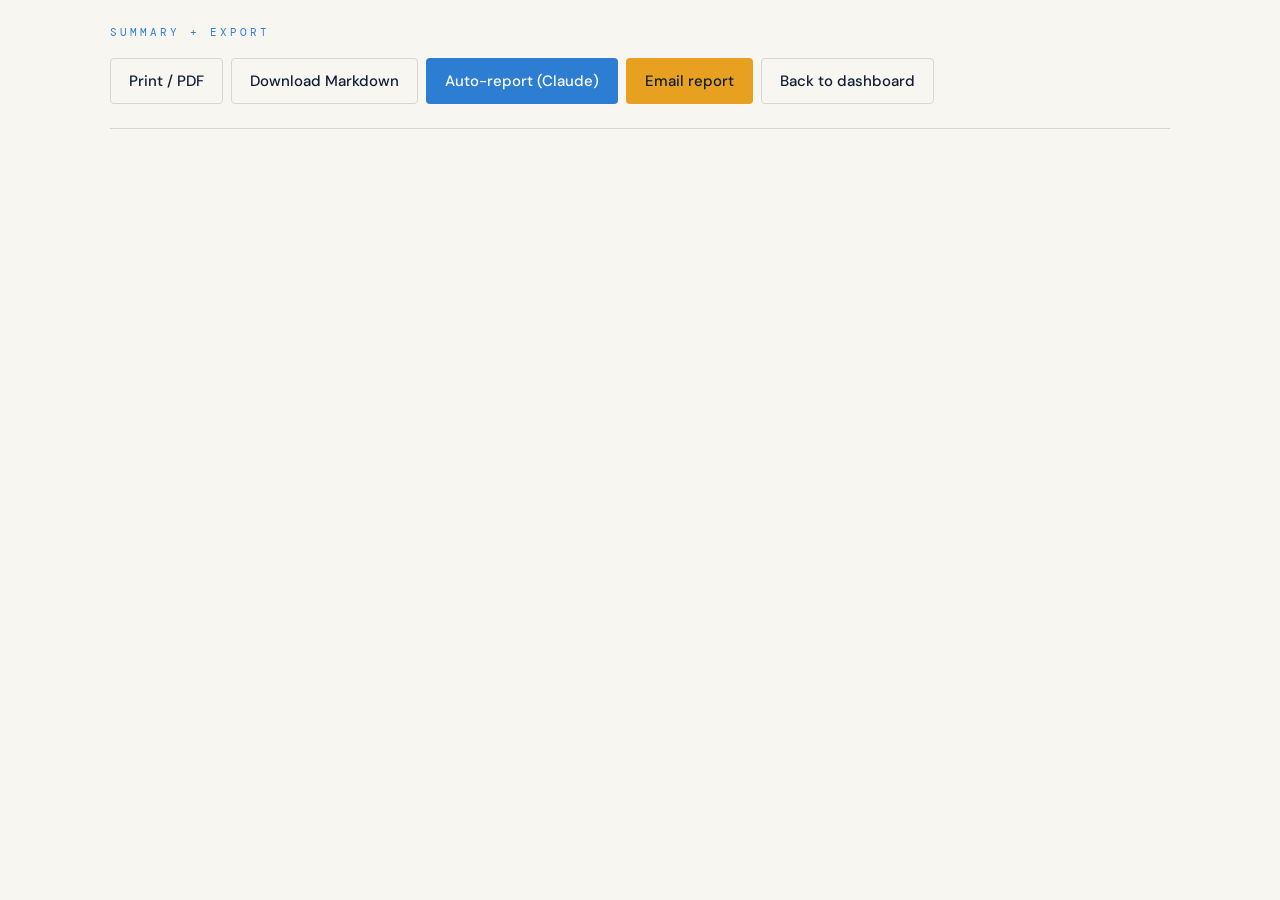
<file: summary.html>
<!DOCTYPE html>
<html lang="en">
<head>
  <meta charset="UTF-8" />
  <meta name="viewport" content="width=device-width, initial-scale=1, viewport-fit=cover" />
  <meta name="theme-color" content="#0f1e35" />
  <title>Summary - Triage Playbook</title>
  <link rel="manifest" href="/manifest.webmanifest" />
  <link href="https://fonts.googleapis.com/css2?family=DM+Serif+Display:ital@0;1&family=DM+Sans:wght@300;400;500;600&family=DM+Mono:wght@400;500&display=swap" rel="stylesheet" />
  <link rel="stylesheet" href="/assets/css/styles.css" />
  <script src="/assets/js/config.js"></script>
</head>
<body>
<div class="container">
  <div id="top" class="no-print">
    <div class="label">Summary + export</div>
    <h1 id="title" style="margin-top:8px"></h1>
    <p id="meta" class="text-muted mb-2"></p>
    <div class="flex gap-1 flex-wrap mb-3">
      <button id="print-btn" class="btn btn-ghost">Print / PDF</button>
      <button id="md-btn" class="btn btn-ghost">Download Markdown</button>
      <button id="report-btn" class="btn btn-accent">Auto-report (Claude)</button>
      <button id="email-btn" class="btn btn-gold">Email report</button>
      <a id="back-btn" class="btn btn-ghost" href="index.html">Back to dashboard</a>
    </div>
    <div id="ai-output" class="card hidden">
      <h3>Auto-generated executive report</h3>
      <p class="text-xs text-muted mb-1">Claude summary, editable. Does not auto-save.</p>
      <textarea id="ai-text" class="textarea" rows="12"></textarea>
    </div>
    <hr class="divider" />
  </div>

  <div id="body"></div>
</div>

<!-- Email modal -->
<dialog id="email-dlg" style="border:none;border-radius:8px;padding:0;max-width:92vw;width:460px">
  <form method="dialog" style="padding:24px">
    <h3>Email this report</h3>
    <div class="field"><label for="to">To (comma-separated)</label><input id="to" class="input" placeholder="eric@company.com, sam@company.com" required /></div>
    <div class="field"><label for="subject">Subject</label><input id="subject" class="input" /></div>
    <div class="field"><label><input type="checkbox" id="include-ai" checked /> Include Claude auto-report</label></div>
    <div class="flex gap-1" style="justify-content:flex-end">
      <button type="button" id="email-cancel" class="btn btn-ghost">Cancel</button>
      <button type="submit" id="email-send" class="btn btn-primary">Send</button>
    </div>
  </form>
</dialog>

<script type="module">
import { requireAuth, renderTopNav, getActivePlaybookId, toast, escapeHtml, fmtDate, fmtDateTime } from '/assets/js/core.js';
import { loadFullPlaybook } from '/assets/js/data.js';
import { playbookToMarkdown, downloadMarkdown, sendReportEmail } from '/assets/js/export.js';
import { autoReport } from '/assets/js/ai.js';

let FULL = null;

function render(full) {
  const p = full.playbook;
  document.getElementById('title').textContent = p.title;
  document.getElementById('meta').textContent = `Severity ${p.severity || ''} - ${p.status} - Updated ${fmtDateTime(p.updated_at)}`;
  const body = document.getElementById('body');
  body.innerHTML = '';

  const section = (title, inner) => {
    const el = document.createElement('div'); el.className = 'card';
    el.innerHTML = `<h3>${title}</h3>` + inner;
    body.appendChild(el);
  };

  section('1. Problem', `
    <p><b>Impact:</b> ${escapeHtml(p.impact_summary || '')}</p>
    <p class="text-sm text-muted">What: ${escapeHtml(p.what || '')}</p>
    <p class="text-sm text-muted">When: ${p.when_started ? fmtDateTime(p.when_started) : ''}</p>
    <p class="text-sm text-muted">Where: ${escapeHtml(p.where_location || '')}</p>
    <p class="text-sm text-muted">Who detected: ${escapeHtml(p.who_detected || '')}</p>
    <p class="text-sm text-muted">How many: ${escapeHtml(p.how_many || '')}</p>
    <p class="text-sm text-muted">How detected: ${escapeHtml(p.how_detected || '')}</p>
    <p class="text-sm"><b>Is:</b> ${escapeHtml(p.is_statement || '')}</p>
    <p class="text-sm"><b>Is not:</b> ${escapeHtml(p.is_not_statement || '')}</p>
  `);

  section('2. Team', full.team.length ? full.team.map(t => `<p class="text-sm"><b>${t.role.replace(/_/g,' ')}:</b> ${escapeHtml(t.name)}${t.email ? ' (' + escapeHtml(t.email) + ')' : ''}</p>`).join('') : '<p class="text-muted text-sm">None recorded.</p>');

  const actList = (arr) => arr.length ? arr.map(a => `<p class="text-sm">[${a.status}] ${escapeHtml(a.description)} - ${escapeHtml(a.owner_name || 'unassigned')} - due ${fmtDate(a.due_date)}</p>`).join('') : '<p class="text-muted text-sm">None.</p>';
  section('3. Interim containment', actList(full.containment));

  const whys = full.rootCauses.filter(r => r.method === 'five_whys').sort((a,b)=>a.sequence_index-b.sequence_index);
  const fish = full.rootCauses.filter(r => r.method === 'fishbone');
  section('4. Root cause',
    (whys.length ? '<p class="text-sm"><b>5 Whys:</b></p>' + whys.map((w,i)=>`<p class="text-sm">${i+1}. ${escapeHtml(w.statement)}${w.evidence_confirmed ? ' <span class="badge badge-green">confirmed</span>' : ''}</p>`).join('') : '<p class="text-muted text-sm">No 5 Whys.</p>')
    + (fish.length ? '<p class="text-sm mt-1"><b>Fishbone:</b></p>' + fish.map(f=>`<p class="text-sm">[${f.fishbone_category}] ${escapeHtml(f.statement)}</p>`).join('') : '')
  );

  section('5. Permanent corrective', actList(full.corrective));
  section('6. Preventive (escape-point)', actList(full.preventive));

  const g = full.governance || {};
  section('7. Governance', `
    <p class="text-sm"><b>Review cadence:</b> ${escapeHtml(g.review_cadence || '')}</p>
    <p class="text-sm"><b>Escalation rule:</b> ${escapeHtml(g.escalation_rule || '')}</p>
    <p class="text-sm"><b>Standardize to:</b> ${escapeHtml(g.standardize_to || '')}</p>
    ${g.blameless_postmortem ? '<p class="text-sm mt-1"><b>Blameless postmortem:</b></p><pre style="white-space:pre-wrap;font:inherit">' + escapeHtml(g.blameless_postmortem) + '</pre>' : ''}
  `);

  section('8. Metrics', full.metrics.length ? full.metrics.map(m=>`<p class="text-sm"><b>${escapeHtml(m.name)}</b> (${m.indicator_type}) target ${m.target_value ?? ''}, thresholds G≤${m.green_threshold ?? ''} Y≤${m.yellow_threshold ?? ''} R>${m.red_threshold ?? ''}</p>${m.response_plan ? '<p class="text-xs text-muted">Response: '+escapeHtml(m.response_plan)+'</p>' : ''}`).join('') : '<p class="text-muted text-sm">None.</p>');

  section('9. Effectiveness checkpoints', full.effectiveness.length ? full.effectiveness.map(e=>`<p class="text-sm">${e.checkpoint.replace(/_/g,' ')} on ${fmtDate(e.reviewed_at)}: <b>${e.verdict}</b> -> ${e.recommended_action.replace(/_/g,' ')}${e.signed_by ? ' - signed by ' + escapeHtml(e.signed_by) : ''}</p>${e.evidence_summary ? '<p class="text-xs text-muted">Evidence: '+escapeHtml(e.evidence_summary)+'</p>' : ''}`).join('') : '<p class="text-muted text-sm">No checkpoints yet.</p>');

  const last = full.effectiveness[full.effectiveness.length - 1];
  const loop = !last ? '<p class="text-muted text-sm">Pending effectiveness review.</p>' :
    (last.verdict === 'effective' ? `<p class="text-sm">Last verdict effective on ${fmtDate(last.reviewed_at)}. No loop-back needed.</p>` : `<p class="text-sm">Recommended: <b>${last.recommended_action.replace(/_/g,' ')}</b> based on <b>${last.verdict}</b> verdict.</p>`);
  section('10. Loop-back decision', loop);

  section('Evidence / Attachments', full.attachments.length ? full.attachments.map(a=>`<p class="text-sm">${escapeHtml(a.file_name)} (${Math.round((a.size_bytes||0)/1024)} KB) - ${escapeHtml(a.step_slug || 'general')}</p>`).join('') : '<p class="text-muted text-sm">None.</p>');
}

async function boot() {
  await requireAuth(); await renderTopNav();
  const pid = getActivePlaybookId();
  if (!pid) { location.href = 'index.html'; return; }

  FULL = await loadFullPlaybook(pid);
  render(FULL);

  document.getElementById('print-btn').addEventListener('click', () => window.print());
  document.getElementById('md-btn').addEventListener('click', () => {
    const md = playbookToMarkdown(FULL);
    downloadMarkdown(md, (FULL.playbook.title || 'triage').replace(/[^a-z0-9]+/gi, '-').toLowerCase() + '.md');
  });

  document.getElementById('report-btn').addEventListener('click', async (e) => {
    const btn = e.currentTarget; btn.disabled = true; btn.textContent = 'Generating...';
    try {
      const res = await autoReport(FULL);
      const text = (res.report || res.text || '').trim();
      if (!text) throw new Error('No report returned');
      document.getElementById('ai-output').classList.remove('hidden');
      document.getElementById('ai-text').value = text;
      toast('Report generated', 'ok');
    } catch (err) { toast('AI unavailable: ' + err.message, 'err'); }
    finally { btn.disabled = false; btn.textContent = 'Auto-report (Claude)'; }
  });

  const dlg = document.getElementById('email-dlg');
  document.getElementById('email-btn').addEventListener('click', () => {
    document.getElementById('subject').value = 'Triage report: ' + FULL.playbook.title;
    const recipients = [FULL.playbook.exec_recipient, FULL.playbook.stakeholder_emails].filter(Boolean).join(', ');
    document.getElementById('to').value = recipients;
    if (typeof dlg.showModal === 'function') dlg.showModal(); else dlg.setAttribute('open','');
  });
  document.getElementById('email-cancel').addEventListener('click', (e) => { e.preventDefault(); dlg.close(); });
  document.getElementById('email-send').addEventListener('click', async (e) => {
    e.preventDefault();
    const to = document.getElementById('to').value.trim();
    if (!to) { toast('Recipient required', 'err'); return; }
    const subject = document.getElementById('subject').value.trim() || 'Triage report';
    let md = playbookToMarkdown(FULL);
    if (document.getElementById('include-ai').checked) {
      const ai = document.getElementById('ai-text').value.trim();
      if (ai) md = '## Executive summary (AI-drafted)\n\n' + ai + '\n\n---\n\n' + md;
    }
    try {
      await sendReportEmail({ to, subject, body_md: md, playbook_id: FULL.playbook.id });
      toast('Sent', 'ok'); dlg.close();
    } catch (err) { toast('Send failed: ' + err.message, 'err'); }
  });
}
boot();
</script>
</body>
</html>
</file>
<file: assets/css/styles.css>
:root {
  --navy: #0f1e35;
  --navy-2: #1a2c4a;
  --blue: #1a4a7a;
  --accent: #2d7dd2;
  --gold: #e8a020;
  --green: #1a7a4a;
  --green-light: #d0f0e0;
  --red: #c0392b;
  --red-light: #fde8e6;
  --yellow: #d9a41d;
  --yellow-light: #fbefc9;
  --white: #f8f6f1;
  --off: #eceae4;
  --border: #d9d6cd;
  --text: #1a1a1a;
  --muted: #666;
  --muted-2: #8a8a8a;
  --radius: 4px;
  --shadow: 0 2px 8px rgba(15,30,53,0.06);
  --shadow-lg: 0 8px 32px rgba(15,30,53,0.12);
}

* { margin: 0; padding: 0; box-sizing: border-box; }
html { scroll-behavior: smooth; }
body {
  font-family: 'DM Sans', -apple-system, BlinkMacSystemFont, 'Segoe UI', sans-serif;
  background: var(--white);
  color: var(--text);
  line-height: 1.6;
  min-height: 100vh;
  padding-bottom: env(safe-area-inset-bottom);
}

a { color: var(--accent); text-decoration: none; }
a:hover { text-decoration: underline; }

/* Typography */
h1, h2, h3, h4 { font-family: 'DM Serif Display', Georgia, serif; color: var(--navy); line-height: 1.15; }
h1 { font-size: clamp(32px, 6vw, 56px); }
h2 { font-size: clamp(24px, 4vw, 40px); }
h3 { font-size: clamp(18px, 3vw, 24px); }
.mono { font-family: 'DM Mono', 'SF Mono', Menlo, monospace; }
.label {
  font-family: 'DM Mono', monospace;
  font-size: 11px;
  letter-spacing: 3px;
  text-transform: uppercase;
  color: var(--accent);
}

/* Top nav */
.topnav {
  position: sticky; top: 0; z-index: 20;
  background: rgba(248,246,241,0.95);
  backdrop-filter: saturate(1.2) blur(10px);
  -webkit-backdrop-filter: saturate(1.2) blur(10px);
  border-bottom: 1px solid var(--border);
  padding: 12px 20px;
  display: flex; align-items: center; justify-content: space-between;
}
.topnav-brand { display: flex; align-items: center; gap: 10px; font-family: 'DM Serif Display', serif; font-size: 18px; color: var(--navy); }
.topnav-brand .dot { width: 10px; height: 10px; border-radius: 50%; background: var(--gold); box-shadow: 0 0 0 3px rgba(232,160,32,0.25); }
.topnav-actions { display: flex; align-items: center; gap: 8px; }
.topnav-email { font-size: 12px; color: var(--muted); display: none; }
@media (min-width: 700px) { .topnav-email { display: inline; } }

/* Layout */
.container { max-width: 1100px; margin: 0 auto; padding: 24px 20px 120px; }
.container-narrow { max-width: 760px; margin: 0 auto; padding: 24px 20px 120px; }
.hero { padding: 48px 20px 40px; background: var(--navy); color: var(--white); text-align: left; position: relative; overflow: hidden; }
.hero::before, .hero::after { content: ''; position: absolute; border: 1px solid rgba(45,125,210,0.15); border-radius: 50%; pointer-events: none; }
.hero::before { top: -160px; right: -160px; width: 500px; height: 500px; }
.hero::after { top: -60px; right: -60px; width: 300px; height: 300px; border-color: rgba(45,125,210,0.1); }
.hero-inner { max-width: 1100px; margin: 0 auto; position: relative; }
.hero h1 { color: var(--white); margin: 16px 0 12px; }
.hero h1 em { font-style: italic; color: var(--gold); }
.hero .subtitle { color: rgba(248,246,241,0.7); max-width: 620px; font-size: 16px; margin-bottom: 24px; }
.hero .label { color: var(--accent); }

/* Cards */
.card {
  background: #fff;
  border: 1px solid var(--border);
  border-radius: var(--radius);
  padding: 20px;
  margin-bottom: 14px;
  box-shadow: var(--shadow);
}
.card h3 { margin-bottom: 8px; }
.card .meta { font-size: 12px; color: var(--muted); margin-bottom: 8px; }
.card-grid { display: grid; grid-template-columns: 1fr; gap: 14px; }
@media (min-width: 720px) { .card-grid { grid-template-columns: repeat(2, 1fr); } }

/* Forms */
.field { display: flex; flex-direction: column; gap: 6px; margin-bottom: 16px; }
.field label { font-family: 'DM Mono', monospace; font-size: 11px; letter-spacing: 2px; text-transform: uppercase; color: var(--navy); }
.field .hint { font-size: 12px; color: var(--muted); }
.input, .textarea, .select {
  width: 100%;
  font: inherit;
  font-size: 16px;
  color: var(--text);
  background: #fff;
  border: 1px solid var(--border);
  border-radius: var(--radius);
  padding: 12px 14px;
  min-height: 44px;
  transition: border-color 0.15s, box-shadow 0.15s;
}
.textarea { min-height: 96px; resize: vertical; font-family: inherit; }
.input:focus, .textarea:focus, .select:focus { outline: none; border-color: var(--accent); box-shadow: 0 0 0 3px rgba(45,125,210,0.18); }

/* Buttons */
.btn {
  display: inline-flex; align-items: center; justify-content: center; gap: 8px;
  min-height: 44px; padding: 10px 18px;
  font: inherit; font-weight: 500; font-size: 15px;
  border: 1px solid transparent; border-radius: var(--radius);
  cursor: pointer; text-decoration: none;
  transition: transform 0.06s, background 0.15s, box-shadow 0.15s;
}
.btn:active { transform: translateY(1px); }
.btn-primary { background: var(--navy); color: var(--white); }
.btn-primary:hover { background: var(--blue); text-decoration: none; }
.btn-accent { background: var(--accent); color: #fff; }
.btn-accent:hover { background: #2368b5; text-decoration: none; }
.btn-gold { background: var(--gold); color: var(--navy); }
.btn-gold:hover { background: #cf8c12; text-decoration: none; }
.btn-ghost { background: transparent; color: var(--navy); border-color: var(--border); }
.btn-ghost:hover { background: var(--off); text-decoration: none; }
.btn-danger { background: #fff; color: var(--red); border-color: var(--red); }
.btn-danger:hover { background: var(--red-light); text-decoration: none; }
.btn-sm { min-height: 36px; padding: 6px 12px; font-size: 13px; }
.btn[disabled] { opacity: 0.5; cursor: not-allowed; }

/* Progress bar */
.progress-wrap { position: sticky; top: 50px; z-index: 15; background: rgba(248,246,241,0.95); backdrop-filter: blur(8px); padding: 10px 20px; border-bottom: 1px solid var(--border); }
.progress-meta { display: flex; justify-content: space-between; font-family: 'DM Mono', monospace; font-size: 11px; letter-spacing: 2px; color: var(--muted); margin-bottom: 6px; text-transform: uppercase; }
.progress-bar { height: 4px; background: var(--off); border-radius: 2px; overflow: hidden; }
.progress-fill { height: 100%; background: linear-gradient(90deg, var(--accent), var(--gold)); transition: width 0.3s ease; }

/* Step header */
.step-header { margin: 18px 0 20px; }
.step-header .eyebrow { font-family: 'DM Mono', monospace; font-size: 11px; letter-spacing: 3px; color: var(--accent); text-transform: uppercase; margin-bottom: 6px; }
.step-header h1 { font-size: clamp(28px, 4.5vw, 40px); margin-bottom: 8px; }
.step-header p { color: var(--muted); max-width: 640px; }

/* Drawer: why this matters */
details.why {
  border: 1px solid var(--border);
  border-radius: var(--radius);
  padding: 0;
  margin: 8px 0 18px;
  background: #fff;
}
details.why[open] { box-shadow: var(--shadow); }
details.why summary {
  cursor: pointer;
  padding: 12px 16px;
  font-family: 'DM Mono', monospace;
  font-size: 12px;
  letter-spacing: 2px;
  text-transform: uppercase;
  color: var(--accent);
  list-style: none;
}
details.why summary::-webkit-details-marker { display: none; }
details.why summary::after { content: '+'; float: right; color: var(--muted); font-size: 18px; line-height: 0.8; }
details.why[open] summary::after { content: '−'; }
details.why .why-body { padding: 0 16px 16px; color: var(--muted); font-size: 14px; line-height: 1.7; }
details.why .why-body a { display: inline-block; margin-top: 8px; font-family: 'DM Mono', monospace; font-size: 11px; letter-spacing: 2px; text-transform: uppercase; }

/* Badges and status */
.badge {
  display: inline-flex; align-items: center; gap: 6px;
  font-family: 'DM Mono', monospace; font-size: 10px; letter-spacing: 2px;
  text-transform: uppercase; padding: 3px 8px; border-radius: 999px;
  border: 1px solid transparent;
}
.badge-green { background: var(--green-light); color: var(--green); border-color: var(--green); }
.badge-yellow { background: var(--yellow-light); color: #8a6510; border-color: var(--yellow); }
.badge-red { background: var(--red-light); color: var(--red); border-color: var(--red); }
.badge-blue { background: rgba(45,125,210,0.1); color: var(--accent); border-color: var(--accent); }
.badge-gold { background: rgba(232,160,32,0.12); color: #8a6510; border-color: var(--gold); }
.badge-gray { background: var(--off); color: var(--muted); border-color: var(--border); }

.status-dot { width: 8px; height: 8px; border-radius: 50%; display: inline-block; }
.status-dot.green { background: var(--green); }
.status-dot.yellow { background: var(--yellow); }
.status-dot.red { background: var(--red); }

/* List rows */
.row {
  display: flex; align-items: flex-start; gap: 12px;
  padding: 14px; border: 1px solid var(--border); border-radius: var(--radius);
  background: #fff; margin-bottom: 10px;
}
.row-body { flex: 1; min-width: 0; }
.row-title { font-weight: 500; color: var(--navy); margin-bottom: 4px; word-wrap: break-word; }
.row-meta { font-size: 12px; color: var(--muted); }

/* Two-column above tablet */
.two-col { display: grid; grid-template-columns: 1fr; gap: 16px; }
@media (min-width: 760px) { .two-col { grid-template-columns: 1fr 1fr; } }

/* Sticky bottom wizard nav (mobile thumb zone) */
.wizard-nav {
  position: fixed; left: 0; right: 0; bottom: 0; z-index: 30;
  background: rgba(248,246,241,0.97);
  backdrop-filter: blur(10px); -webkit-backdrop-filter: blur(10px);
  border-top: 1px solid var(--border);
  padding: 10px 14px calc(10px + env(safe-area-inset-bottom));
  display: grid; grid-template-columns: auto 1fr auto; gap: 8px; align-items: center;
}
.wizard-nav .center { text-align: center; font-family: 'DM Mono', monospace; font-size: 11px; color: var(--muted); letter-spacing: 2px; text-transform: uppercase; }

/* Toasts */
.toast-wrap { position: fixed; bottom: 80px; left: 50%; transform: translateX(-50%); z-index: 100; display: flex; flex-direction: column; gap: 8px; pointer-events: none; }
.toast { background: var(--navy); color: var(--white); padding: 10px 16px; border-radius: var(--radius); box-shadow: var(--shadow-lg); font-size: 14px; pointer-events: auto; min-width: 220px; max-width: 90vw; animation: toastIn 0.2s ease; }
.toast.err { background: var(--red); }
.toast.ok { background: var(--green); }
@keyframes toastIn { from { transform: translateY(20px); opacity: 0; } to { transform: translateY(0); opacity: 1; } }

/* Utility */
.mt-0 { margin-top: 0; } .mt-1 { margin-top: 8px; } .mt-2 { margin-top: 16px; } .mt-3 { margin-top: 24px; } .mt-4 { margin-top: 32px; }
.mb-0 { margin-bottom: 0; } .mb-1 { margin-bottom: 8px; } .mb-2 { margin-bottom: 16px; } .mb-3 { margin-bottom: 24px; } .mb-4 { margin-bottom: 32px; }
.flex { display: flex; } .flex-wrap { flex-wrap: wrap; } .gap-1 { gap: 8px; } .gap-2 { gap: 16px; }
.text-muted { color: var(--muted); }
.text-sm { font-size: 13px; }
.text-xs { font-size: 12px; }
.text-center { text-align: center; }
.hidden { display: none !important; }
.divider { border: none; height: 1px; background: var(--border); margin: 24px 0; }

/* Auth screen */
.auth-card { max-width: 420px; margin: 60px auto; padding: 32px; background: #fff; border: 1px solid var(--border); border-radius: var(--radius); box-shadow: var(--shadow-lg); }
.auth-card h1 { font-size: 28px; margin-bottom: 8px; }
.auth-card p { color: var(--muted); margin-bottom: 20px; }

/* Skeleton loader */
.skeleton { background: linear-gradient(90deg, var(--off) 25%, #f4f2ec 50%, var(--off) 75%); background-size: 200% 100%; animation: shimmer 1.4s infinite; border-radius: var(--radius); }
@keyframes shimmer { 0% { background-position: 200% 0; } 100% { background-position: -200% 0; } }

/* Print */
@media print {
  .topnav, .wizard-nav, .toast-wrap, .progress-wrap, .no-print { display: none !important; }
  body { background: #fff; color: #000; }
  .container { padding: 0; max-width: none; }
  .card { border-color: #bbb; box-shadow: none; break-inside: avoid; }
}

/* PWA install banner */
.install-banner { position: fixed; left: 12px; right: 12px; bottom: 88px; z-index: 40; background: var(--navy); color: var(--white); padding: 12px 16px; border-radius: var(--radius); box-shadow: var(--shadow-lg); display: none; align-items: center; gap: 12px; }
.install-banner.show { display: flex; }
.install-banner .msg { flex: 1; font-size: 14px; }
</file>
